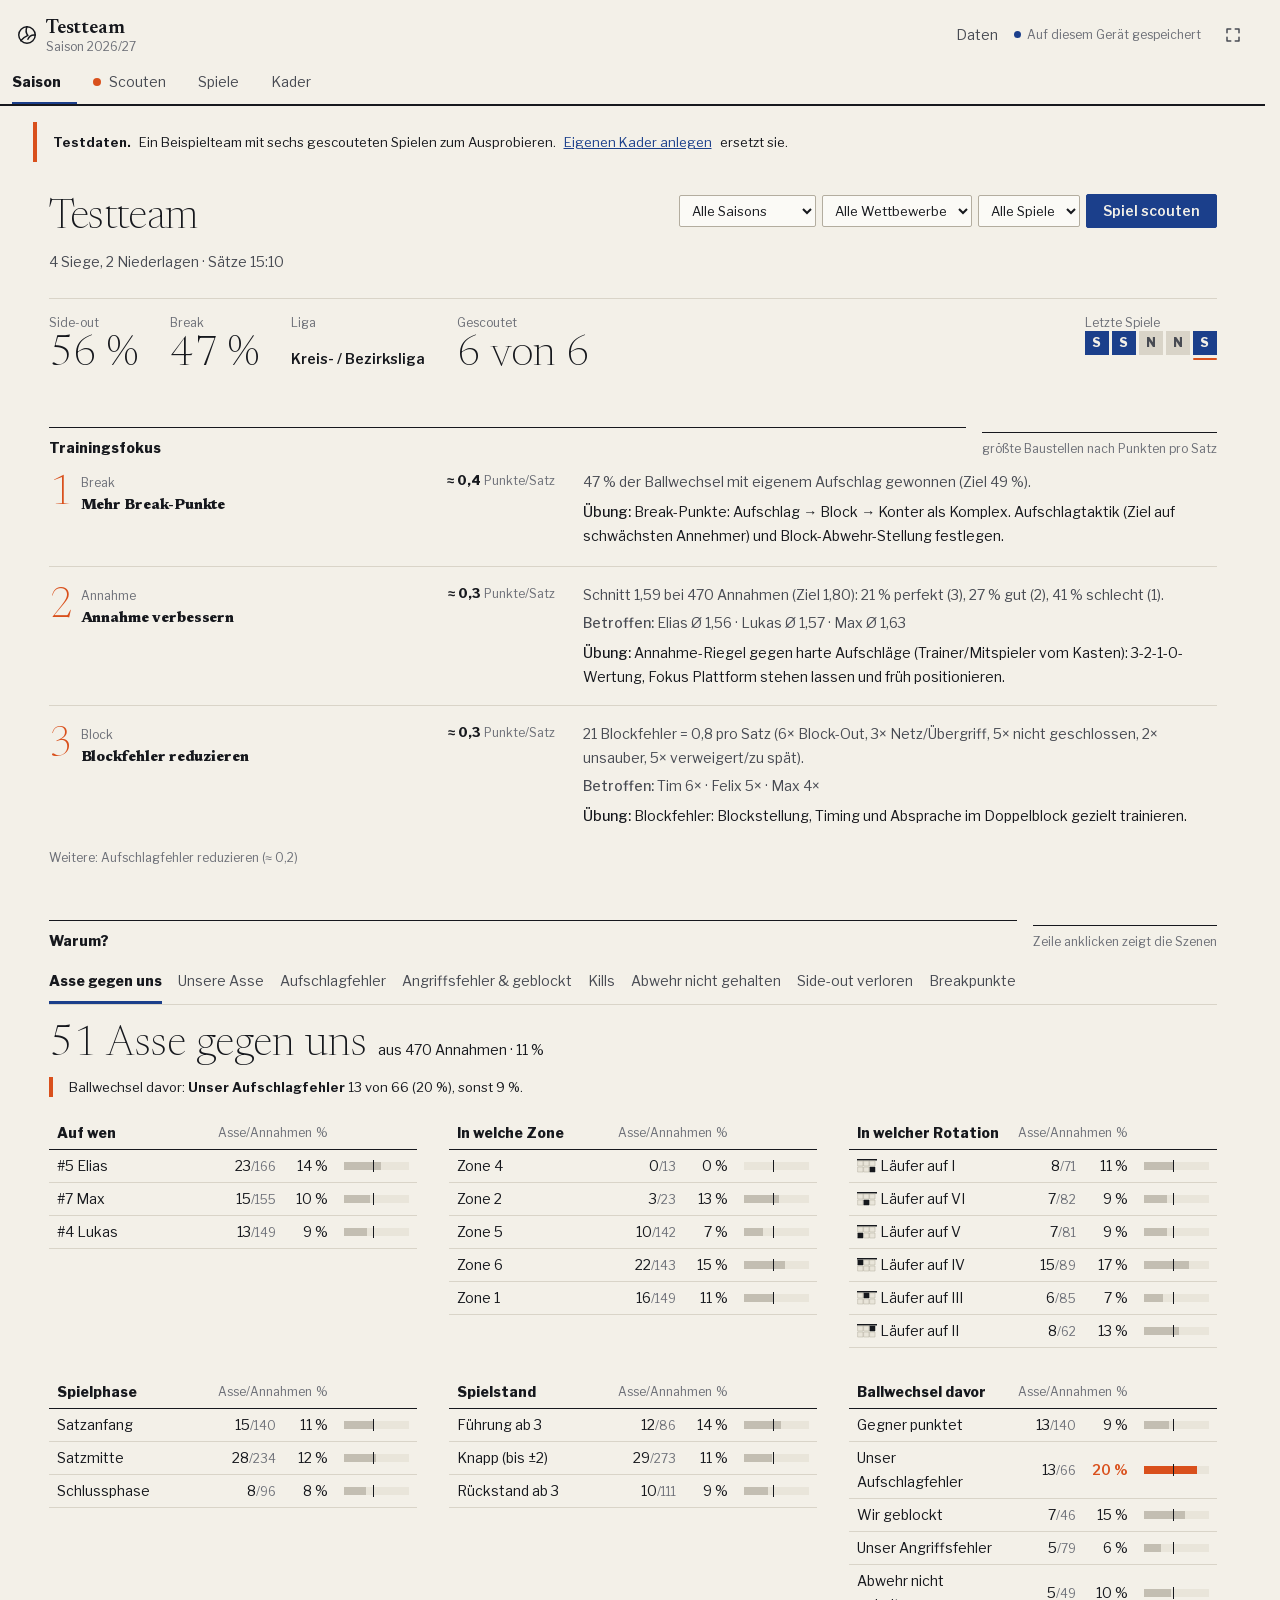
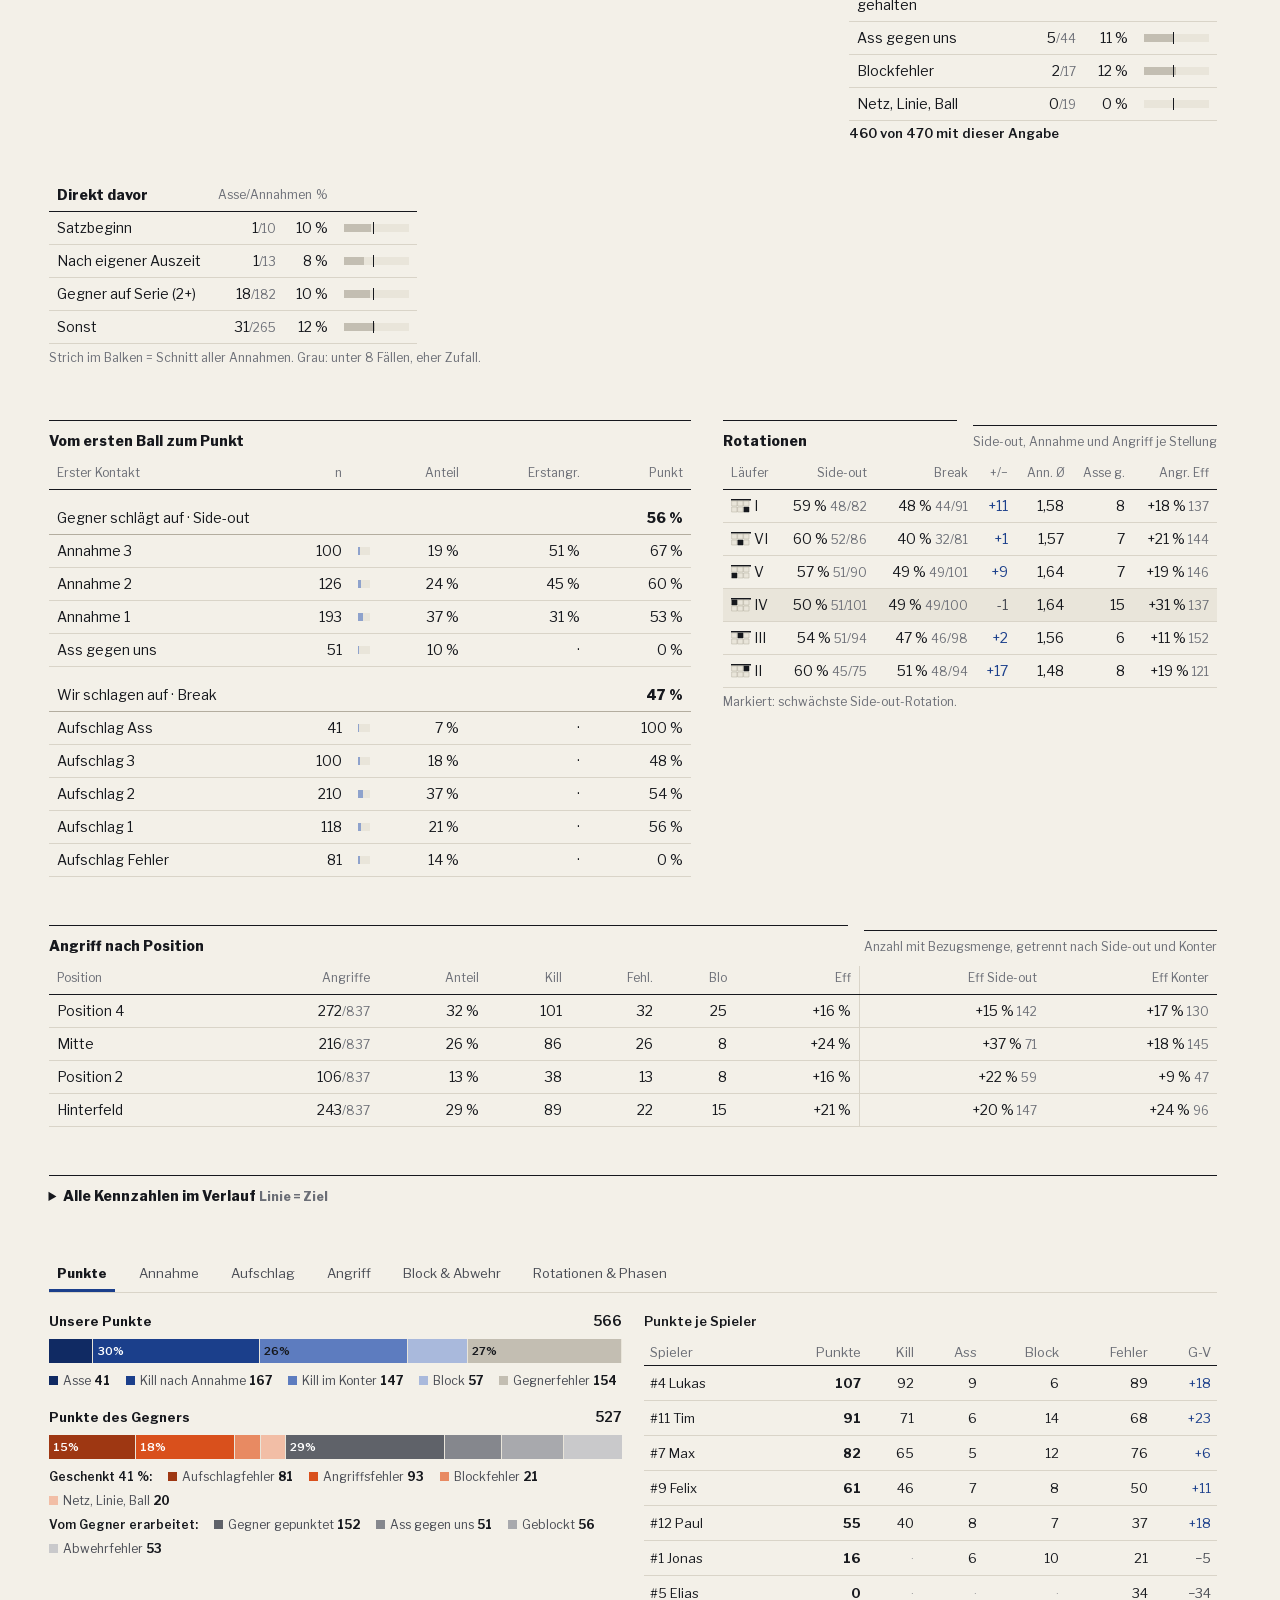
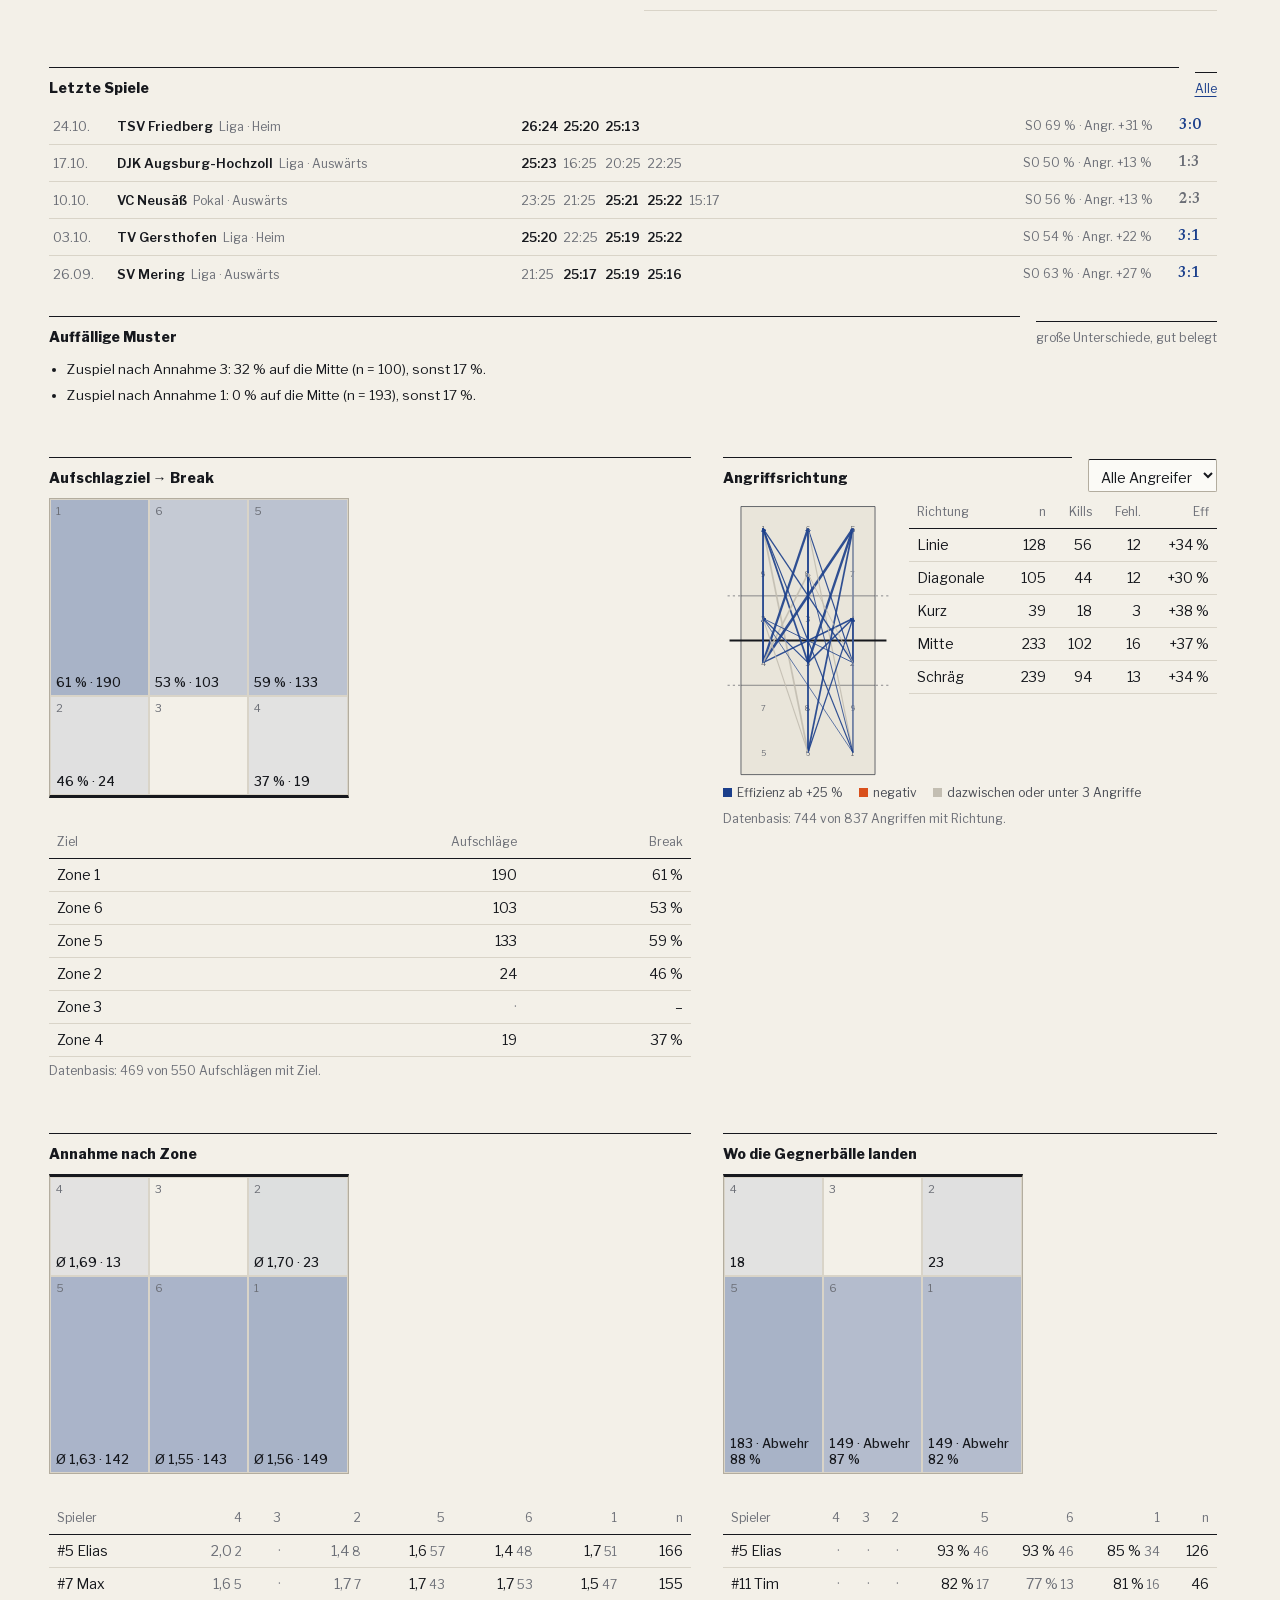
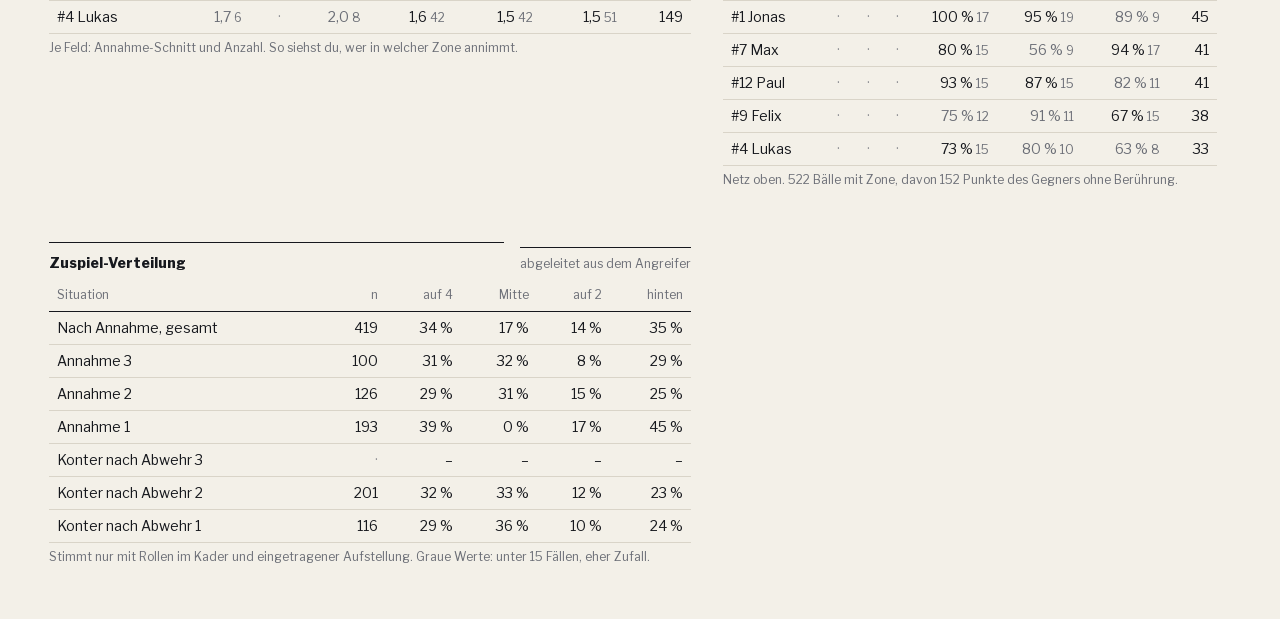
<file: index.html>
<!DOCTYPE html>
<html lang="de">
<head>
<meta charset="utf-8">
<meta name="viewport" content="width=device-width, initial-scale=1, viewport-fit=cover">
<title>Volleyball Scouting</title>
<meta name="description" content="Volleyball-Spiele aus dem Video scouten: automatischer Ballwechsel-Schnitt, Statistik auf Deutsch, jeder Spieler sieht seine eigenen Werte.">
<meta name="theme-color" content="#eeeff1">
<link rel="manifest" href="manifest.webmanifest">
<link rel="icon" href="icon.svg" type="image/svg+xml">
<link rel="apple-touch-icon" href="icon.svg">
<link rel="stylesheet" href="css/fonts.css">
<link rel="stylesheet" href="css/app.css">
<link rel="stylesheet" href="css/video.css">
<link rel="stylesheet" href="css/look.css">
<link rel="stylesheet" href="css/editorial.css">
</head>
<body>
<header class="top"><div class="brand"><span class="logo"><svg viewBox="0 0 24 24" aria-hidden="true"><circle cx="12" cy="12" r="9"/><path d="M12 3c-1.5 3.5-1.2 7 1 9.5M21 12c-3.7-.4-6.7 1.2-8 4.6M5.2 18.2c2-3 5.2-4.5 7.8-5.7"/></svg></span><div><b id="teamName">Volleyball Scouting</b><small id="seasonLbl"></small></div></div><span class="top-r"><a href="#daten" class="top-link" id="datenLink">Daten</a><span id="syncChip" class="sync">Lade …</span><button class="icon-btn" id="fsBtn" data-act="fs" aria-label="Vollbild" title="Vollbild"></button></span></header>
<nav class="tabs" id="tabs" aria-label="Hauptnavigation"><a href="#uebersicht" data-r="uebersicht">Saison</a><a href="#live" data-r="live">Scouten</a><a href="#spiele" data-r="spiele">Spiele</a><a href="#spieler" data-r="spieler">Kader</a><button class="tab-fs" data-act="fs" aria-label="Vollbild beenden" title="Vollbild beenden"></button></nav>
<div id="banner"></div>
<main id="view"></main>
<div id="modalRoot"></div><div id="toastRoot" aria-live="polite"></div>
<noscript><p style="padding:16px">Diese App braucht JavaScript.</p></noscript>
<script src="js/core.js"></script>
<script src="js/idb.js"></script>
<script src="js/app.js"></script>
<script src="js/rally.js"></script>
<script src="js/video.js"></script>
<script src="js/zones.js"></script>
<script src="js/share.js"></script>
<script src="js/kader.js"></script>
<script src="js/why.js"></script>
<script src="js/workspace.js"></script>
<script src="js/main.js"></script>
</body>
</html>
</file>
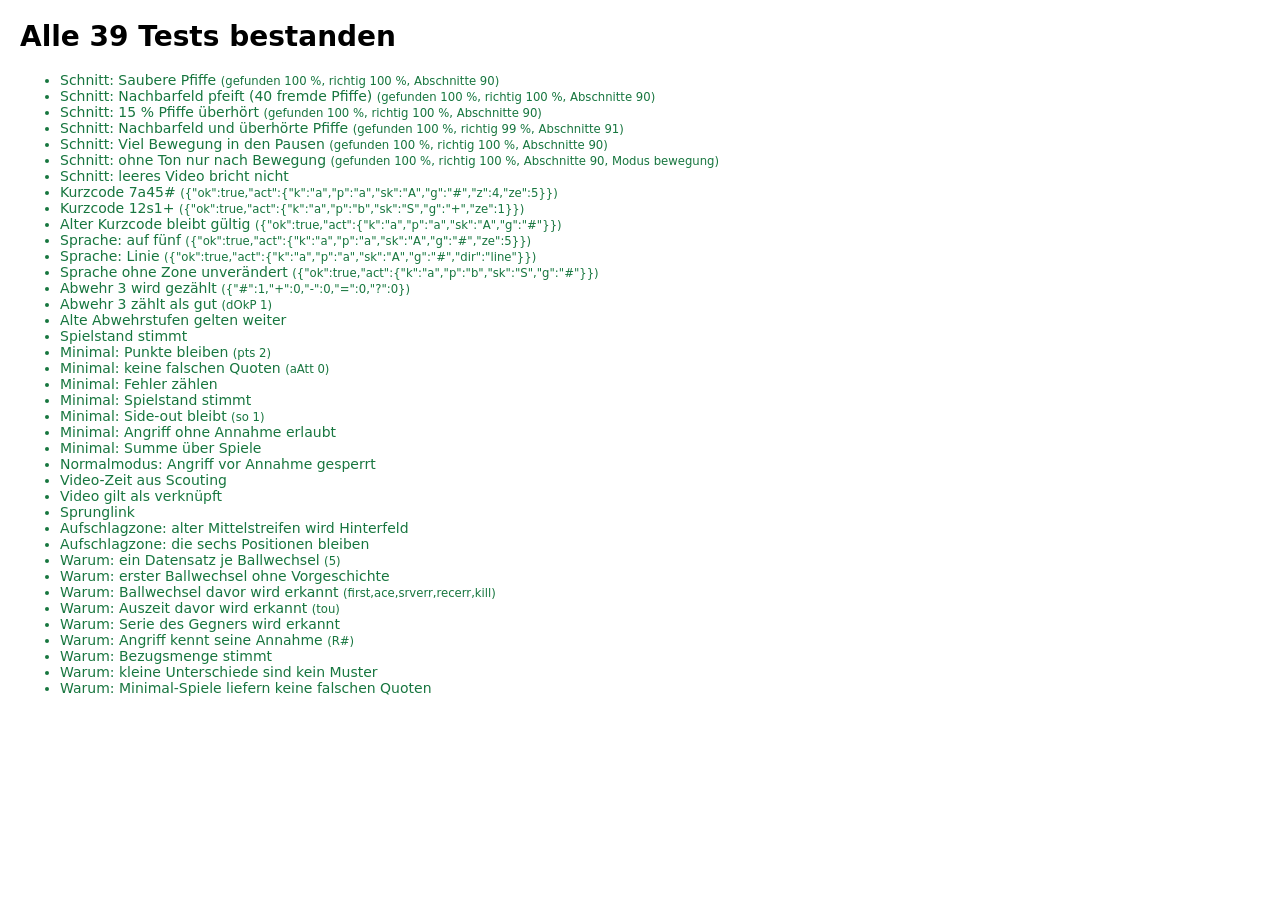
<file: tests/unit.html>
<!DOCTYPE html>
<html lang="de"><head><meta charset="utf-8"><title>Tests</title>
<style>body{font:14px system-ui;margin:20px}li.bad{color:#b3302a;font-weight:600}li.ok{color:#17763f}</style></head>
<body><h1 id="sum">Tests laufen …</h1><ul id="out"></ul>
<script src="../js/core.js"></script><script src="../js/rally.js"></script>
<script>
const C = VCore; const R = VRally; const out = []; 
function ok(name, cond, info) { out.push({ name, cond: !!cond, info }); }

/* Simuliertes Spiel mit bekannter Lösung */
function simGame(seed, opt) {
  const rnd = C.rng32(seed); opt = opt || {};
  const samples = []; const truth = []; let t = 20;
  const whistles = [];
  const nRallies = opt.n || 90;
  for (let i = 0; i < nRallies; i++) {
    const wait = 3 + rnd() * 4, play = 4 + rnd() * rnd() * 25, pause = 8 + rnd() * 16;
    const s = t, e = t + wait + play;
    truth.push([s, e]);
    if (rnd() > (opt.missWhistle || 0)) whistles.push({ t: s, p: 34 + rnd() * 10 });
    if (rnd() > (opt.missWhistle || 0)) whistles.push({ t: e, p: 34 + rnd() * 10 });
    t = e + pause;
  }
  const dur = t + 20;
  for (let k = 0; k < (opt.neighbor || 0); k++) whistles.push({ t: rnd() * dur, p: 22 + rnd() * 8 });
  const inRally = (x) => truth.findIndex(([s, e]) => x >= s + 3 && x < e);
  for (let x = 0; x < dur; x += 0.2) {
    const r = inRally(x) >= 0;
    const m = (r ? 9 + rnd() * 5 : (opt.walk || 3) + rnd() * 2.5);
    const near = whistles.find((w) => Math.abs(w.t - x) < 0.25);
    samples.push({ t: x, m, w: near ? near.p : (rnd() < .03 ? 8 + rnd() * 6 : 0) });
  }
  return { samples, truth, dur };
}
/* Trefferquote des Schnitts: Ballwechsel gilt als gefunden, wenn genau ein Abschnitt ihn überwiegend abdeckt */
function score(res, truth) {
  let hit = 0; const used = new Set();
  truth.forEach(([s, e]) => {
    const i = res.findIndex((r, k) => !used.has(k) && Math.min(r.e, e) - Math.max(r.s, s) > 0.6 * (e - s));
    if (i >= 0) { hit++; used.add(i); }
  });
  return { recall: hit / truth.length, precision: res.length ? used.size / res.length : 0, n: res.length };
}
const fmt = (s) => 'gefunden ' + Math.round(s.recall * 100) + ' %, richtig ' + Math.round(s.precision * 100) + ' %, Abschnitte ' + s.n;
[['Saubere Pfiffe', {}], ['Nachbarfeld pfeift (40 fremde Pfiffe)', { neighbor: 40 }], ['15 % Pfiffe überhört', { missWhistle: .15 }], ['Nachbarfeld und überhörte Pfiffe', { neighbor: 40, missWhistle: .15 }], ['Viel Bewegung in den Pausen', { walk: 5.5, neighbor: 20 }]].forEach(([name, o], idx) => {
  const g = simGame(100 + idx, o);
  const s = score(R.detect(g.samples, g.dur).rallies, g.truth);
  ok('Schnitt: ' + name, s.recall >= .9 && s.precision >= .9, fmt(s));
});
{
  const g = simGame(7, {}); const noSound = g.samples.map((x) => ({ t: x.t, m: x.m, w: 0 }));
  const res = R.detect(noSound, g.dur); const s = score(res.rallies, g.truth);
  ok('Schnitt: ohne Ton nur nach Bewegung', res.mode === 'bewegung' && s.recall >= .8, fmt(s) + ', Modus ' + res.mode);
}
ok('Schnitt: leeres Video bricht nicht', R.detect([], 0).rallies.length === 0);

/* Parser mit Zonen */
const roster = [{ id: 'a', num: 7, name: 'Max Muster', short: 'Max', aliases: [] }, { id: 'b', num: 12, name: 'Tobi Beispiel', short: 'Tobi', aliases: [] }];
const parse = (t) => C.parseCommands(t, { roster });
{
  let r = parse('7a45#')[0];
  ok('Kurzcode 7a45#', r.ok && r.act.p === 'a' && r.act.sk === 'A' && r.act.g === '#' && r.act.z === 4 && r.act.ze === 5, JSON.stringify(r));
  r = parse('12s1+')[0];
  ok('Kurzcode 12s1+', r.ok && r.act.p === 'b' && r.act.sk === 'S' && r.act.ze === 1, JSON.stringify(r));
  r = parse('7a#')[0];
  ok('Alter Kurzcode bleibt gültig', r.ok && r.act.sk === 'A' && r.act.g === '#' && r.act.ze === undefined, JSON.stringify(r));
  r = parse('Max Angriff Kill auf fünf')[0];
  ok('Sprache: auf fünf', r.ok && r.act.p === 'a' && r.act.ze === 5, JSON.stringify(r));
  r = parse('Max Angriff Linie Kill')[0];
  ok('Sprache: Linie', r.ok && r.act.dir === 'line' && r.act.g === '#', JSON.stringify(r));
  r = parse('Tobi Aufschlag Ass')[0];
  ok('Sprache ohne Zone unverändert', r.ok && r.act.sk === 'S' && r.act.g === '#' && r.act.ze === undefined, JSON.stringify(r));
}

/* Spiel-Logik */
function play(events, extra) { return C.analyzeGame(Object.assign({ id: 'x', status: 'live', source: 'live', events }, extra || {}), { a: { role: 'AA' }, b: { role: 'MB' } }); }
{
  const ev = [{ k: 'set', s: 1, srv: 'u' }, { k: 'a', p: 'a', sk: 'S', g: '#' }, { k: 'a', p: 'a', sk: 'S', g: '+' }, { k: 'a', p: 'b', sk: 'D', g: '#' }, { k: 'a', p: 'a', sk: 'A', g: '#' }];
  const a = play(ev);
  ok('Abwehr 3 wird gezählt', a.players.b.D['#'] === 1, JSON.stringify(a.players.b.D));
  const m = C.metrics(a.players.b);
  ok('Abwehr 3 zählt als gut', m.dPos === 1 && m.dOkP === 1, 'dOkP ' + m.dOkP);
  ok('Alte Abwehrstufen gelten weiter', C.GL.D['+'] === '2' && C.GL.D['-'] === '1');
  ok('Spielstand stimmt', a.cur.u === 2 && a.cur.t === 0);
}
{
  const ev = [{ k: 'set', s: 1, srv: 't' }, { k: 'a', p: 'a', sk: 'A', g: '#' }, { k: 'a', p: 'a', sk: 'S', g: '#' }, { k: 'a', p: 'b', sk: 'A', g: '=' }];
  const g = { id: 'x', status: 'live', source: 'live', events: ev, minimal: true };
  const a = C.analyzeGame(g, {});
  const m = C.metrics(a.players.a);
  ok('Minimal: Punkte bleiben', m.pts === 2, 'pts ' + m.pts);
  ok('Minimal: keine falschen Quoten', m.aAtt === 0 && m.aEff === null, 'aAtt ' + m.aAtt);
  ok('Minimal: Fehler zählen', C.metrics(a.players.b).err === 1);
  ok('Minimal: Spielstand stimmt', a.cur.u === 2 && a.cur.t === 1);
  const r = C.rkMetrics(a.rk);
  ok('Minimal: Side-out bleibt', r.so === 1, 'so ' + r.so);
  ok('Minimal: Angriff ohne Annahme erlaubt', C.checkAction(Object.assign({}, g, { events: ev.slice(0, 1) }), { k: 'a', p: 'a', sk: 'A', g: '#' }, {}) === null);
  const agg = C.aggregate([a]);
  ok('Minimal: Summe über Spiele', C.metrics(agg.players.a).pts === 2);
  ok('Normalmodus: Angriff vor Annahme gesperrt', !!C.checkAction({ events: ev.slice(0, 1), status: 'live', source: 'live' }, { k: 'a', p: 'a', sk: 'A', g: '#' }, {}));
}
{
  const g = { video: { url: 'https://www.youtube.com/watch?v=abcdefgh', lead: 4 }, events: [{ k: 'a', v: 100 }] };
  ok('Video-Zeit aus Scouting', C.videoSec(g, g.events[0]) === 96);
  ok('Video gilt als verknüpft', C.videoSynced(g) === true);
  ok('Sprunglink', /t=96s/.test(C.videoLink(g.video, 96)));
}
ok('Aufschlagzone: alter Mittelstreifen wird Hinterfeld', C.serveZone(7) === 5 && C.serveZone(8) === 6 && C.serveZone(9) === 1);
ok('Aufschlagzone: die sechs Positionen bleiben', [1, 2, 3, 4, 5, 6].every((z) => C.serveZone(z) === z));
/* Zusammenhänge: Vorgeschichte je Ballwechsel */
{
  const lu = ['a', 'b', 'c', 'd', 'e', 'f'];
  const A = (p, sk, g) => ({ k: 'a', p, sk, g });
  const game = { id: 'w1', events: [
    { k: 'set', s: 1, srv: 'u', lu, zsp: 'a', lib: [] },
    A('a', 'S', '#'),                       // 1:0 Ass, erster des Satzes
    A('a', 'S', '='),                       // 1:1 Aufschlagfehler nach Ass
    A('b', 'R', '='),                       // 1:2 Ass gegen uns nach Aufschlagfehler
    { k: 'to', w: 'u' },
    A('b', 'R', '#'), A('c', 'A', '#'),     // 2:2 Kill nach Annahme 3, direkt nach Auszeit
    A('b', 'S', '0'), { k: 'opp', r: 'pt' },// 2:3
  ] };
  const a = C.analyzeGame(game, {});
  const rs = C.rallyRecords(game, a);
  ok('Warum: ein Datensatz je Ballwechsel', rs.length === 5, String(rs.length));
  ok('Warum: erster Ballwechsel ohne Vorgeschichte', rs[0].prev === 'first' && rs[0].mom === 'first');
  ok('Warum: Ballwechsel davor wird erkannt', rs[1].prev === 'ace' && rs[2].prev === 'srverr' && rs[3].prev === 'recerr' && rs[4].prev === 'kill', rs.map((x) => x.prev).join());
  ok('Warum: Auszeit davor wird erkannt', rs[3].mom === 'tou', rs[3].mom);
  ok('Warum: Serie des Gegners wird erkannt', C.rallyRecords({ id: 'x', events: [{ k: 'set', s: 1, srv: 't', lu, zsp: 'a' }, { k: 'opp', r: 'pt' }, { k: 'opp', r: 'pt' }, { k: 'opp', r: 'pt' }] }, C.analyzeGame({ id: 'x', events: [{ k: 'set', s: 1, srv: 't', lu, zsp: 'a' }, { k: 'opp', r: 'pt' }, { k: 'opp', r: 'pt' }, { k: 'opp', r: 'pt' }] }, {}))[2].mom === 'runt');
  const acts = C.actionRecords(game, rs);
  const kill = acts.find((x) => x.e.sk === 'A');
  ok('Warum: Angriff kennt seine Annahme', kill.touch === 'R#', kill.touch);
  const g2 = C.groupRate(acts.filter((x) => x.e.sk === 'R'), (x) => x.e.p, (x) => x.e.g === '=');
  ok('Warum: Bezugsmenge stimmt', g2.length === 1 && g2[0].n === 2 && g2[0].h === 1);
  ok('Warum: kleine Unterschiede sind kein Muster', !C.sigDiff(3, 10, 2, 10) && C.sigDiff(30, 100, 10, 100));
  ok('Warum: Minimal-Spiele liefern keine falschen Quoten', C.rallyRecords(Object.assign({}, game, { minimal: true }), a).length === 0);
}
const bad = out.filter((x) => !x.cond);
document.getElementById('sum').textContent = bad.length ? bad.length + ' von ' + out.length + ' Tests fehlgeschlagen' : 'Alle ' + out.length + ' Tests bestanden';
document.getElementById('out').innerHTML = out.map((x) => '<li class="' + (x.cond ? 'ok' : 'bad') + '">' + x.name + (x.info ? ' <small>(' + x.info.replace(/</g, '&lt;') + ')</small>' : '') + '</li>').join('');
window.RESULT = { failed: bad.map((x) => x.name + ': ' + (x.info || '')), total: out.length };
</script></body></html>
</file>
<file: css/fonts.css>
/* Schriften liegen lokal, damit die App offline gleich aussieht. Quelle: Google Fonts (SIL Open Font License). */
@font-face { font-family: 'IBM Plex Mono'; font-style: normal; font-weight: 400; font-display: swap; src: url(../fonts/ibm-plex-mono-400-latin.woff2) format('woff2'); unicode-range: U+0000-00FF, U+0131, U+0152-0153, U+02BB-02BC, U+02C6, U+02DA, U+02DC, U+0304, U+0308, U+0329, U+2000-206F, U+20AC, U+2122, U+2191, U+2193, U+2212, U+2215, U+FEFF, U+FFFD; }
@font-face { font-family: 'IBM Plex Mono'; font-style: normal; font-weight: 600; font-display: swap; src: url(../fonts/ibm-plex-mono-600-latin.woff2) format('woff2'); unicode-range: U+0000-00FF, U+0131, U+0152-0153, U+02BB-02BC, U+02C6, U+02DA, U+02DC, U+0304, U+0308, U+0329, U+2000-206F, U+20AC, U+2122, U+2191, U+2193, U+2212, U+2215, U+FEFF, U+FFFD; }
@font-face { font-family: 'Libre Franklin'; font-style: normal; font-weight: 200 900; font-display: swap; src: url(../fonts/libre-franklin-200-900-latin-ext.woff2) format('woff2'); unicode-range: U+0100-02BA, U+02BD-02C5, U+02C7-02CC, U+02CE-02D7, U+02DD-02FF, U+0304, U+0308, U+0329, U+1D00-1DBF, U+1E00-1E9F, U+1EF2-1EFF, U+2020, U+20A0-20AB, U+20AD-20C4, U+2113, U+2C60-2C7F, U+A720-A7FF; }
@font-face { font-family: 'Libre Franklin'; font-style: normal; font-weight: 200 900; font-display: swap; src: url(../fonts/libre-franklin-200-900-latin.woff2) format('woff2'); unicode-range: U+0000-00FF, U+0131, U+0152-0153, U+02BB-02BC, U+02C6, U+02DA, U+02DC, U+0304, U+0308, U+0329, U+2000-206F, U+20AC, U+2122, U+2191, U+2193, U+2212, U+2215, U+FEFF, U+FFFD; }
@font-face { font-family: 'Newsreader'; font-style: normal; font-weight: 200 800; font-display: swap; src: url(../fonts/newsreader-200-800-latin-ext.woff2) format('woff2'); unicode-range: U+0100-02BA, U+02BD-02C5, U+02C7-02CC, U+02CE-02D7, U+02DD-02FF, U+0304, U+0308, U+0329, U+1D00-1DBF, U+1E00-1E9F, U+1EF2-1EFF, U+2020, U+20A0-20AB, U+20AD-20C4, U+2113, U+2C60-2C7F, U+A720-A7FF; }
@font-face { font-family: 'Newsreader'; font-style: normal; font-weight: 200 800; font-display: swap; src: url(../fonts/newsreader-200-800-latin.woff2) format('woff2'); unicode-range: U+0000-00FF, U+0131, U+0152-0153, U+02BB-02BC, U+02C6, U+02DA, U+02DC, U+0304, U+0308, U+0329, U+2000-206F, U+20AC, U+2122, U+2191, U+2193, U+2212, U+2215, U+FEFF, U+FFFD; }
</file>
<file: css/app.css>
:root {
  /* Neutrale Arbeitsfläche, ein Akzent für das eigene Team und Auswahl. Der Gegner bleibt grau, Rot nur für Fehler und den Abspielkopf.
     Das Spielfeld darf als einziges Objekt farbig sein, so wie auf den gedruckten Berichten aus DataVolley.
     Layout: schmale Kopfzeile, Inhalte als Zeilen und Tabellen auf weißen Flächen, Dichte wie in Sport-Apps (13-14 px, Zeilen um 36 px). */
  --bg: #eeeff1;
  --surface: #ffffff;
  --surface-2: #f5f5f6;
  --ink: #1a1b1d;
  --ink-2: #55585e;
  --muted: #6f7278;
  --line: #e3e4e7;
  --line-2: #c9cbcf;       /* Rahmen von Bedienelementen */
  --us: #1f5fbf;           /* eigenes Team, Auswahl, Links */
  --us-strong: #1f5fbf; --them-strong: #55585e;
  --us-soft: #e8eff9;
  --them: #55585e;         /* Gegner */
  --them-soft: #eeeff1;
  --court: #edd2bb;        /* Spielfeld */
  --court-line: #ffffff;
  --free: #cdd6e3;         /* Freizone */
  --playhead: #d92d20;
  --good: #1f7a4d; --good-soft: #dcf0e3;
  --bad: #b3362b; --bad-soft: #f9e4e0;
  --warn: #8f5d00; --warn-soft: #fbf3df;
  --g5: #1f5fbf; --g4: #8fb3e6; --g3: #c4c6ca; --g2: #eba98f; --g1: #c2412d;
  /* Woher Punkte kommen: Blau = selbst erarbeitet, Rot = selbst geschenkt, Grau = vom Gegner erarbeitet */
  --pt1: #123f86; --pt2: #1f5fbf; --pt3: #6f9fe0; --pt4: #a9c4ea; --pt5: #c4c6ca; --lost1: #9c3220; --lost2: #c2412d; --lost3: #dd7a61; --lost4: #eeb3a1; --earn1: #6f7278; --earn2: #4a4d52; --earn3: #9a9da3; --earn4: #c4c6ca;
  --c1: #2a78d6; --c2: #eb6834; --c3: #1baf7a; --c4: #eda100; --c5: #e87ba4; --c6: #008300; --c7: #6250d6; --c8: #e34948; --cn: #8c949e; --cn2: #c9cfd6;
  --body: system-ui, -apple-system, "Segoe UI", Roboto, "Helvetica Neue", sans-serif;
  --display: var(--body);
  --mono: ui-monospace, SFMono-Regular, Menlo, Consolas, monospace;
  --r: 10px;
  --shadow: none;
  color-scheme: light;
}
@media (prefers-color-scheme: dark) {
  :root:not([data-theme="light"]) {
    --bg: #111214; --surface: #1b1c1f; --surface-2: #232428; --ink: #e9eaec; --ink-2: #a3a6ac; --muted: #85888f; --line: #2a2b2f; --line-2: #3d3f44;
    --us: #6fa3f0; --us-strong: #2f6bc7; --them-strong: #6a6d73; --us-soft: #1c2a40; --them: #a3a6ac; --them-soft: #232428; --court: #5b4334; --court-line: #d9cfc6; --free: #2a3340; --playhead: #ff5a4f;
    --good: #46b97a; --good-soft: #15301f; --bad: #f07067; --bad-soft: #3a1c1a; --warn: #e3ad3f; --warn-soft: #2e2715;
    --g5: #5b93e6; --g4: #33557f; --g3: #4a4c52; --g2: #8a4f3f; --g1: #e0664f;
    --pt1: #a9c6f3; --pt2: #6fa3f0; --pt3: #3f74c4; --pt4: #2c4f85; --pt5: #54575d; --lost1: #e0664f; --lost2: #b9503c; --lost3: #8a3f30; --lost4: #f0a08e; --earn1: #85888f; --earn2: #66696f; --earn3: #a3a6ac; --earn4: #4a4c52;
    --c1: #3987e5; --c2: #d95926; --c3: #199e70; --c4: #c98500; --c5: #d55181; --c6: #008300; --c7: #9085e9; --c8: #e66767; --cn: #7b8592; --cn2: #4a5360;
    color-scheme: dark;
  }
}
:root[data-theme="dark"] {
  --bg: #111214; --surface: #1b1c1f; --surface-2: #232428; --ink: #e9eaec; --ink-2: #a3a6ac; --muted: #85888f; --line: #2a2b2f; --line-2: #3d3f44;
  --us: #6fa3f0; --us-strong: #2f6bc7; --them-strong: #6a6d73; --us-soft: #1c2a40; --them: #a3a6ac; --them-soft: #232428; --court: #5b4334; --court-line: #d9cfc6; --free: #2a3340; --playhead: #ff5a4f;
  --good: #46b97a; --good-soft: #15301f; --bad: #f07067; --bad-soft: #3a1c1a; --warn: #e3ad3f; --warn-soft: #2e2715;
  --g5: #5b93e6; --g4: #33557f; --g3: #4a4c52; --g2: #8a4f3f; --g1: #e0664f;
  --pt1: #a9c6f3; --pt2: #6fa3f0; --pt3: #3f74c4; --pt4: #2c4f85; --pt5: #54575d; --lost1: #e0664f; --lost2: #b9503c; --lost3: #8a3f30; --lost4: #f0a08e; --earn1: #85888f; --earn2: #66696f; --earn3: #a3a6ac; --earn4: #4a4c52;
  --c1: #3987e5; --c2: #d95926; --c3: #199e70; --c4: #c98500; --c5: #d55181; --c6: #008300; --c7: #9085e9; --c8: #e66767; --cn: #7b8592; --cn2: #4a5360;
  color-scheme: dark;
}

* { box-sizing: border-box; }
html, body { margin: 0; }
html { scrollbar-gutter: stable; }
body { background: var(--bg); color: var(--ink); font-family: var(--body); font-size: 15px; line-height: 1.45; -webkit-text-size-adjust: 100%; }
a { color: var(--us); }
h1, h2, h3 { font-family: var(--display); font-weight: 600; letter-spacing: .01em; line-height: 1.15; margin: 0; text-wrap: balance; }
h1 { font-size: 30px; }
h2 { font-size: 21px; }
h3 { font-size: 17px; margin: 14px 0 6px; }
p { margin: 6px 0; }
small, .small { font-size: 13px; }
.muted { color: var(--muted); }
.warn { color: var(--warn); }
.center { text-align: center; }
.grow { flex: 1; }
.sr { position: absolute; width: 1px; height: 1px; overflow: hidden; clip: rect(0 0 0 0); white-space: nowrap; }
.mono, code { font-family: ui-monospace, SFMono-Regular, Menlo, Consolas, monospace; font-size: 13px; }
code { background: var(--surface-2); padding: 1px 4px; border-radius: 4px; }
svg { stroke: currentColor; fill: none; stroke-width: 2; stroke-linecap: round; stroke-linejoin: round; }
:focus-visible { outline: 3px solid var(--us); outline-offset: 2px; }
.c-us { color: var(--us); } .c-them { color: var(--them); }

/* ---------- Kopf & Navigation ---------- */
.top { display: flex; align-items: center; justify-content: space-between; gap: 12px; padding: 10px max(16px, env(safe-area-inset-left)) 6px; background: var(--surface); }
.brand { display: flex; align-items: center; gap: 10px; min-width: 0; }
.brand .logo { width: 32px; height: 32px; border-radius: 50%; background: var(--us-strong); color: #fff; display: grid; place-items: center; flex: none; }
.brand .logo svg { width: 22px; height: 22px; }
.brand b { font-family: var(--display); font-size: 20px; font-weight: 600; display: block; white-space: nowrap; overflow: hidden; text-overflow: ellipsis; }
.brand small { color: var(--muted); display: block; margin-top: -2px; }
.sync { font-size: 12px; padding: 3px 9px; border-radius: 99px; background: var(--surface-2); color: var(--muted); white-space: nowrap; border: 1px solid var(--line); }
.sync.ok::before, .sync.busy::before, .sync.warn::before, .sync.bad::before { content: ""; display: inline-block; width: 7px; height: 7px; border-radius: 50%; margin-right: 6px; vertical-align: 1px; background: var(--good); }
.sync.busy::before { background: var(--warn); }
.sync.warn { color: var(--warn); } .sync.warn::before { background: var(--warn); }
.sync.bad { color: var(--bad); border-color: var(--bad); } .sync.bad::before { background: var(--bad); }
.tabs { display: flex; gap: 2px; padding: 0 max(12px, env(safe-area-inset-left)); background: var(--surface); border-bottom: 1px solid var(--line); position: sticky; top: 0; z-index: 20; overflow-x: auto; scrollbar-width: none; }
.tabs a { flex: 1 0 auto; text-align: center; padding: 11px 12px 9px; color: var(--ink-2); text-decoration: none; font-weight: 600; font-size: 15px; border-bottom: 3px solid transparent; white-space: nowrap; }
.tabs a.on { color: var(--us); border-bottom-color: var(--us); }
.tabs a[data-r="live"]::before { content: ""; display: inline-block; width: 8px; height: 8px; border-radius: 50%; background: var(--them); margin-right: 6px; vertical-align: 1px; }
@media (min-width: 720px) { .tabs a { flex: 0 0 auto; padding: 12px 18px 10px; } }
main { max-width: 1200px; margin: 0 auto; padding: 16px max(16px, env(safe-area-inset-left)) 80px; }
.banner { margin: 0 0 12px; padding: 10px 14px; border-radius: var(--r); background: var(--us-soft); color: var(--ink); font-size: 14px; display: flex; gap: 8px; align-items: center; flex-wrap: wrap; }
#banner .banner { max-width: 1200px; margin: 12px auto 0; width: calc(100% - 32px); }
.banner.demo { background: var(--warn-soft); }
.banner a { font-weight: 600; }
#banner:empty { display: none; }
.spin { width: 14px; height: 14px; border-radius: 50%; border: 2px solid var(--line); border-top-color: var(--us); animation: spin 1s linear infinite; }
@keyframes spin { to { transform: rotate(360deg); } }

/* ---------- Grundbausteine ---------- */
.page-h { display: flex; align-items: flex-end; justify-content: space-between; gap: 12px; flex-wrap: wrap; margin: 4px 0 14px; }
.page-h > div p { margin: 2px 0; }
.card { background: var(--surface); border-radius: var(--r); box-shadow: var(--shadow); padding: 16px; border: 1px solid var(--line); min-width: 0; }
.card + .card { margin-top: 14px; }
.card-h { display: flex; align-items: center; justify-content: space-between; gap: 10px; margin-bottom: 10px; flex-wrap: wrap; }
.dash { display: grid; gap: 14px; grid-template-columns: minmax(0, 1fr); }
.dash > .card + .card { margin-top: 0; }
@media (min-width: 900px) { .dash { grid-template-columns: repeat(2, minmax(0, 1fr)); } .dash .span2 { grid-column: span 2; } }
.row { display: flex; gap: 8px; flex-wrap: wrap; align-items: center; }
.row.end { justify-content: flex-end; margin-top: 12px; }
.row.center { justify-content: center; }
.btn { font: inherit; font-weight: 600; font-size: 15px; display: inline-flex; align-items: center; justify-content: center; gap: 6px; padding: 9px 14px; border-radius: 8px; border: 1px solid var(--line); background: var(--surface); color: var(--ink); cursor: pointer; text-decoration: none; min-height: 40px; }
.btn svg { width: 18px; height: 18px; }
.btn:hover { border-color: var(--muted); }
.btn.primary { background: var(--us-strong); color: #fff; border-color: var(--us-strong); }
.btn.primary:hover { filter: brightness(1.08); }
.btn.danger { background: var(--bad); color: #fff; border-color: var(--bad); }
.btn.danger.ghost { background: transparent; color: var(--bad); border-color: var(--line); }
.btn.ghost { background: transparent; }
.btn.small { padding: 5px 10px; min-height: 32px; font-size: 14px; }
.btn.big { padding: 12px 20px; font-size: 16px; min-height: 48px; }
.btn:disabled { opacity: .45; cursor: not-allowed; }
.link { background: none; border: 0; color: var(--us); font: inherit; cursor: pointer; padding: 0; text-decoration: underline; }
.icon-btn { background: transparent; border: 1px solid transparent; color: var(--ink-2); width: 40px; height: 40px; border-radius: 8px; display: inline-grid; place-items: center; cursor: pointer; flex: none; }
.icon-btn svg { width: 20px; height: 20px; }
.icon-btn:hover { background: var(--surface-2); }
.icon-btn.solid { background: var(--us-strong); color: #fff; }
.icon-btn.small { width: 30px; height: 30px; } .icon-btn.small svg { width: 16px; height: 16px; }
.icon-btn.on { background: var(--them); color: #fff; }
.pill { display: inline-flex; align-items: center; gap: 4px; font-size: 13px; font-weight: 600; padding: 2px 9px; border-radius: 99px; background: var(--surface-2); color: var(--ink-2); white-space: nowrap; font-variant-numeric: tabular-nums; }
.pill.win { background: var(--us-soft); color: var(--us); }
.pill.loss { background: var(--them-soft); color: var(--them); }
.pill.ok { background: var(--good-soft); color: var(--good); }
.pill.bad { background: var(--bad-soft); color: var(--bad); }
.res { font-family: var(--display); font-size: 20px; font-weight: 700; padding: 0 8px; border-radius: 6px; background: var(--surface-2); color: var(--ink-2); font-variant-numeric: tabular-nums; }
.res.win { background: var(--us-strong); color: #fff; } .res.loss { background: var(--them-strong); color: #fff; }
h1 .res { font-size: 24px; vertical-align: 3px; margin-left: 6px; }
.tag { font-size: 12px; padding: 1px 7px; border-radius: 4px; background: var(--surface-2); color: var(--muted); border: 1px solid var(--line); }
.tag.live { background: var(--them-strong); color: #fff; border-color: var(--them-strong); }
.chips { display: flex; flex-wrap: wrap; gap: 6px; margin: 6px 0; }
.chip { font: inherit; font-size: 14px; padding: 6px 11px; border-radius: 99px; border: 1px solid var(--line); background: var(--surface); color: var(--ink); cursor: pointer; display: inline-flex; gap: 5px; align-items: center; min-height: 36px; }
.chip b { font-family: var(--display); font-size: 16px; }
.chip small { color: var(--muted); }
.chip.on { background: var(--us-strong); color: #fff; border-color: var(--us-strong); } .chip.on small { color: #e6eefb; }
.chip.used { opacity: .45; }
.chip.clock { gap: 6px; font-variant-numeric: tabular-nums; min-height: 32px; padding: 3px 10px; }
.chip.clock svg { width: 14px; height: 14px; }
.chip.clock.paused { border-color: var(--warn); color: var(--warn); }
.chip-tg { cursor: pointer; }
.chip-tg input { position: absolute; opacity: 0; pointer-events: none; }
.chip-tg span { display: inline-flex; gap: 5px; align-items: baseline; padding: 6px 11px; border-radius: 99px; border: 1px solid var(--line); background: var(--surface); min-height: 36px; align-items: center; }
.chip-tg span b { font-family: var(--display); font-size: 16px; }
.chip-tg small { color: var(--muted); }
.chip-tg input:checked + span { background: var(--us-soft); border-color: var(--us); color: var(--ink); }
.chip-tg input:focus-visible + span { outline: 3px solid var(--us); outline-offset: 2px; }
.seg-ctl { display: inline-flex; border: 1px solid var(--line); border-radius: 9px; overflow: hidden; background: var(--surface-2); }
.seg-ctl button { font: inherit; font-weight: 600; border: 0; background: transparent; padding: 10px 18px; cursor: pointer; color: var(--ink-2); display: inline-flex; gap: 6px; align-items: center; min-height: 44px; }
.seg-ctl button svg { width: 18px; height: 18px; }
.seg-ctl button.on { background: var(--us-strong); color: #fff; }
.seg-ctl.small button { padding: 4px 12px; min-height: 30px; font-size: 14px; }
.subtabs { display: flex; gap: 4px; margin: 0 0 14px; overflow-x: auto; scrollbar-width: none; border-bottom: 1px solid var(--line); }
.subtabs button { font: inherit; font-weight: 600; background: none; border: 0; border-bottom: 3px solid transparent; padding: 8px 12px; color: var(--ink-2); cursor: pointer; white-space: nowrap; }
.subtabs button.on { color: var(--us); border-bottom-color: var(--us); }
.subtabs.inner { margin: -4px -4px 12px; }
.subtabs.inner button { padding: 7px 10px; font-size: 14px; }
.two { display: grid; gap: 14px 22px; margin-bottom: 8px; }
.two h3 { margin: 4px 0 8px; font-size: 15px; }
@media (min-width: 820px) { .two { grid-template-columns: repeat(2, minmax(0, 1fr)); } }
.mt { margin-top: 14px; }
.tbl.stat th.sub, .tbl.stat td.sub { color: var(--ink-2); font-size: 13px; }
.tbl td.lown { color: var(--muted); }
.tbl.stat .sort { white-space: nowrap; }
.tbl.stat td small, .tbl.stat th small { display: block; font-size: 11px; line-height: 1.15; color: var(--muted); font-weight: 400; text-transform: none; letter-spacing: 0; }
.tbl.stat th .sort small { display: block; }
.tbl.stat td { vertical-align: top; }
.tbl .sep { border-left: 1px solid var(--line); }
.tbl.scale td, .tbl.scale th { text-align: left; white-space: normal; }
.tbl.cmd td, .tbl.cmd th { text-align: left; white-space: normal; vertical-align: top; }
.tbl.cmd tbody th { white-space: nowrap; padding-right: 14px; }
.tbl.settbl thead tr:first-child th { text-align: center; }
.nsets { display: flex !important; align-items: center; gap: 8px; margin-top: 12px; font-weight: 400; flex-wrap: wrap; }
.nsets input { width: 70px; }
.tbl.scale tbody th[scope="rowgroup"] { vertical-align: top; }
.tbl.imp th.grp { text-align: center; border-bottom: 1px solid var(--line); }
.tbl.imp tr.sub th { font-style: italic; }
.filters { display: flex; gap: 8px; flex-wrap: wrap; margin-bottom: 12px; }
select, input, textarea { font: inherit; color: var(--ink); background: var(--surface); border: 1px solid var(--line); border-radius: 8px; padding: 8px 10px; min-height: 40px; max-width: 100%; }
textarea { width: 100%; resize: vertical; }
input[type="checkbox"] { min-height: 0; width: 18px; height: 18px; accent-color: var(--us); }
.form label, .modal label { display: flex; flex-direction: column; gap: 4px; font-size: 14px; font-weight: 600; color: var(--ink-2); }
.form label input:not([type="checkbox"]), .form label select, .modal label input:not([type="checkbox"]), .modal label select { font-weight: 400; }
label.tg { flex-direction: row !important; align-items: center; gap: 8px !important; font-weight: 500 !important; }
.lbl { display: block; font-size: 14px; font-weight: 600; color: var(--ink-2); margin-bottom: 4px; }
fieldset { border: 1px solid var(--line); border-radius: var(--r); margin: 12px 0; padding: 8px 12px 12px; }
legend { font-weight: 600; font-size: 14px; color: var(--ink-2); padding: 0 4px; }
.grid2 { display: grid; gap: 12px; grid-template-columns: minmax(0, 1fr); margin: 10px 0; }
.grid3 { display: grid; gap: 12px; grid-template-columns: repeat(2, minmax(0, 1fr)); margin: 10px 0; }
@media (min-width: 640px) { .grid2 { grid-template-columns: repeat(2, minmax(0, 1fr)); } .grid3 { grid-template-columns: repeat(3, minmax(0, 1fr)); } }
.inline { display: flex; align-items: center; gap: 6px; font-weight: 400; }
.inline input { width: 90px; }
.empty { text-align: center; padding: 40px 16px; background: var(--surface); border: 1px dashed var(--line); border-radius: var(--r); }
.empty p { color: var(--ink-2); max-width: 52ch; margin: 8px auto 16px; }
.summary { margin: -6px 0 14px; color: var(--ink-2); }
.back { display: inline-flex; align-items: center; gap: 2px; color: var(--muted); text-decoration: none; font-weight: 600; margin-bottom: 6px; }
.back svg { width: 16px; height: 16px; transform: rotate(180deg); }
.setline { display: flex; gap: 6px; flex-wrap: wrap; align-items: center; margin: 6px 0 12px; }
.setline b { font-family: var(--display); font-size: 17px; margin-left: 4px; }
.list { list-style: none; margin: 0; padding: 0; }
.list li { display: flex; justify-content: space-between; align-items: center; gap: 10px; padding: 10px 0; border-top: 1px solid var(--line); }
.list li:first-child { border-top: 0; }

/* ---------- Tabellen ---------- */
.tbl-wrap { overflow-x: auto; -webkit-overflow-scrolling: touch; margin: 0 -4px; padding: 0 4px; }
.tbl { width: 100%; border-collapse: collapse; font-size: 14px; font-variant-numeric: tabular-nums; }
.tbl caption { text-align: left; font-weight: 600; font-size: 13px; color: var(--muted); padding: 10px 0 4px; text-transform: uppercase; letter-spacing: .04em; }
.tbl th, .tbl td { padding: 6px 8px; border-bottom: 1px solid var(--line); text-align: right; }
.tbl td { white-space: nowrap; }
.tbl-wrap .tbl th, .tbl-wrap .tbl td { white-space: nowrap; }
@media (max-width: 520px) { .tbl th, .tbl td { padding: 6px 5px; } .tbl thead th { font-size: 11px; } }
.tbl th:first-child, .tbl td:first-child { text-align: left; }
.tbl thead th { font-size: 12px; color: var(--muted); font-weight: 600; text-transform: uppercase; letter-spacing: .03em; vertical-align: bottom; }
.tbl tbody th { font-weight: 600; }
.tbl tbody th a { text-decoration: none; color: var(--ink); }
.tbl tbody th a:hover { color: var(--us); text-decoration: underline; }
.tbl tr.total th, .tbl tr.total td { font-weight: 700; border-top: 2px solid var(--ink-2); border-bottom: 0; }
.tbl tr.sub th { font-weight: 400; color: var(--ink-2); padding-left: 16px; }
.tbl tr.flag th, .tbl tr.flag td { background: var(--them-soft); }
.tbl tr.arch { opacity: .55; }
.tbl.compact th, .tbl.compact td { padding: 4px 6px; font-size: 13px; }
.tbl .stick { position: sticky; left: 0; background: var(--surface); z-index: 1; }
.tbl.box thead tr:first-child th { text-align: center; border-bottom: 1px solid var(--line); }
.tbl.box td:nth-child(3), .tbl.box td:nth-child(6), .tbl.box td:nth-child(9), .tbl.box td:nth-child(13), .tbl.box td:nth-child(19), .tbl.box td:nth-child(20), .tbl.box td:nth-child(22) { border-left: 1px solid var(--line); }
.tbl.players td small { color: var(--muted); }
.sort { font: inherit; background: none; border: 0; color: inherit; cursor: pointer; padding: 0; text-transform: inherit; letter-spacing: inherit; font-weight: 600; }
.sort.on { color: var(--us); }
.tbl.imp input.n { width: 52px; min-height: 34px; padding: 4px 6px; text-align: right; }
.tbl.imp td { padding: 3px 3px; }
.tbl.rot td { width: 40%; }
.hb { display: flex; align-items: center; gap: 6px; }
.hb-t { flex: 1; min-width: 24px; height: 8px; background: var(--surface-2); border-radius: 4px; overflow: hidden; display: block; }
.hb-t span { display: block; height: 100%; background: var(--us); border-radius: 0 4px 4px 0; }
.hb em { font-style: normal; font-size: 13px; white-space: nowrap; min-width: 58px; text-align: right; }
.hb em small { color: var(--muted); font-size: 11px; }
.sw { display: inline-block; width: 10px; height: 10px; border-radius: 3px; margin-right: 6px; vertical-align: 0; }

/* ---------- Kennzahlen, Diagramme ---------- */
.kpis { display: grid; gap: 10px; grid-template-columns: repeat(2, minmax(0, 1fr)); }
@media (min-width: 640px) { .kpis { grid-template-columns: repeat(3, minmax(0, 1fr)); } }
@media (min-width: 1000px) { .kpis { grid-template-columns: repeat(4, minmax(0, 1fr)); } }
.kpi { background: var(--surface-2); border-radius: 8px; padding: 10px 12px; display: flex; flex-direction: column; gap: 2px; min-width: 0; position: relative; }
.kpi-l { font-size: 13px; color: var(--muted); font-weight: 600; }
.kpi-v { font-family: var(--display); font-size: 30px; font-weight: 600; line-height: 1.05; }
.kpi-s { font-size: 13px; color: var(--ink-2); }
.kpi .pill { align-self: flex-start; margin-top: 4px; font-size: 12px; }
.kpi-b { display: flex; justify-content: space-between; align-items: center; gap: 6px; flex-wrap: wrap; margin-top: 4px; }
.kpi-b .pill { margin-top: 0; }
.kpi-sp { display: inline-flex; margin-left: auto; }
.spark path { stroke: var(--us); stroke-width: 2; fill: none; }
.spark circle { fill: var(--us); stroke: var(--surface-2); stroke-width: 2; }
.spark .sp-t { stroke: var(--muted); stroke-width: 1; opacity: .6; }
.seg { display: flex; gap: 2px; height: 10px; border-radius: 5px; overflow: hidden; background: var(--surface-2); margin: 6px 0; }
.seg.tall { height: 28px; border-radius: 4px; }
.seg span { display: flex; align-items: center; padding-left: 6px; font-size: 12px; font-weight: 600; color: #fff; min-width: 2px; white-space: nowrap; overflow: hidden; }
.seg.empty { opacity: .6; }
.g5 { background: var(--g5); } .g4 { background: var(--g4); } .g3 { background: var(--g3); } .g2 { background: var(--g2); } .g1 { background: var(--g1); }
.gq { background: repeating-linear-gradient(135deg, var(--cn2) 0 4px, var(--surface-2) 4px 8px); }
.seg .gq { color: #111820; }
.seg .g4, .seg .g3, .seg .g2 { color: #111820; }
.p1 { background: var(--c1); } .p2 { background: var(--c3); } .p3 { background: var(--c7); } .p4 { background: var(--c4); } .p5 { background: var(--c5); } .p6 { background: var(--cn2); }
.q1 { background: var(--c2); } .q2 { background: var(--c8); } .q3 { background: var(--c5); } .q4 { background: var(--c4); }
.q5 { background: var(--cn); } .q6 { background: var(--c7); } .q7 { background: var(--c1); } .q8 { background: var(--c3); } .q9 { background: var(--cn2); }
.seg .p4, .seg .q4, .seg .p6, .seg .q9 { color: #111820; }
.lg-h { font-weight: 600; color: var(--ink); }
.legend { display: flex; flex-wrap: wrap; gap: 4px 14px; font-size: 13px; color: var(--ink-2); }
.legend b { color: var(--ink); font-variant-numeric: tabular-nums; }
.legend .sw.a-us { background: var(--us); opacity: .35; } .legend .sw.a-them { background: var(--them); opacity: .35; } .legend .sw.tom { background: var(--ink-2); width: 2px; }
.ps + .ps { margin-top: 14px; }
.ps-h { display: flex; justify-content: space-between; font-size: 14px; }
.ps-h span { font-family: var(--display); font-size: 18px; font-weight: 600; }
figure.flow { margin: 0; position: relative; }
figure.flow figcaption { font-family: var(--display); font-size: 18px; font-weight: 600; margin-bottom: 4px; }
figure.flow svg { width: 100%; height: auto; display: block; overflow: visible; }
figure.flow .grid { stroke: var(--line); stroke-width: 1; }
figure.flow .base { stroke: var(--muted); stroke-width: 1; }
figure.flow .ax { fill: var(--muted); stroke: none; font-size: 11px; font-family: var(--body); }
figure.flow .a-us { fill: var(--us); opacity: .14; stroke: none; }
figure.flow .a-them { fill: var(--them); opacity: .16; stroke: none; }
figure.flow .ln { stroke: var(--ink); stroke-width: 2; }
figure.flow .end { fill: var(--ink); stroke: var(--surface); stroke-width: 2; }
figure.flow .endl { fill: var(--ink); stroke: none; font-size: 13px; font-weight: 600; font-family: var(--body); }
figure.flow .tomark { stroke: var(--ink-2); stroke-width: 2; opacity: .7; }
figure.flow .xh { stroke: var(--muted); stroke-width: 1; }
figure.flow .hit { fill: transparent; stroke: none; cursor: crosshair; }
figure.flow .tip { position: absolute; top: 28px; background: var(--ink); color: var(--surface); font-size: 12px; padding: 4px 8px; border-radius: 6px; pointer-events: none; white-space: nowrap; }

/* ---------- Trainingsfokus ---------- */
.focus-list { display: grid; gap: 10px; grid-template-columns: minmax(0, 1fr); }
@media (min-width: 900px) { .focus-list { grid-template-columns: repeat(3, minmax(0, 1fr)); } }
.focus { border: 1px solid var(--line); border-left: 4px solid var(--them); border-radius: 8px; padding: 12px 14px; background: var(--surface); }
.focus-h { display: flex; gap: 10px; align-items: flex-start; }
.focus .rank { font-family: var(--display); font-weight: 700; font-size: 18px; width: 28px; height: 28px; border-radius: 50%; background: var(--them-strong); color: #fff; display: grid; place-items: center; flex: none; }
.focus .area { font-size: 12px; text-transform: uppercase; letter-spacing: .05em; color: var(--them); font-weight: 700; }
.focus h3 { margin: 0; font-size: 19px; }
.focus .impact { font-family: var(--display); font-size: 22px; font-weight: 700; text-align: right; line-height: 1; color: var(--them); white-space: nowrap; }
.focus .impact small { display: block; font-family: var(--body); font-size: 11px; font-weight: 600; color: var(--muted); }
.focus p { font-size: 14px; }
.focus .who { color: var(--ink-2); }
.focus .drill { background: var(--surface-2); padding: 8px 10px; border-radius: 6px; margin-top: 8px; }
.strengths { margin-top: 12px; display: flex; gap: 6px; flex-wrap: wrap; align-items: center; font-size: 14px; }
.notes { margin: 0; padding-left: 18px; }
.notes li { margin: 4px 0; }
.notes.good li::marker { color: var(--good); }
.notes.bad li::marker { color: var(--bad); }
.skills { display: grid; gap: 16px; grid-template-columns: minmax(0, 1fr); }
@media (min-width: 900px) { .skills { grid-template-columns: repeat(2, minmax(0, 1fr)); } }
.skill-h { display: flex; justify-content: space-between; }
.sub-skill { display: grid; grid-template-columns: 96px minmax(0, 1fr) 90px; gap: 8px; align-items: center; font-size: 13px; color: var(--ink-2); }
.sub-skill .small { text-align: right; }
.tops { list-style: none; margin: 0; padding: 0; }
.tops li { display: grid; grid-template-columns: 130px minmax(0, 1fr) auto; gap: 8px; padding: 7px 0; border-top: 1px solid var(--line); align-items: baseline; }
.tops li:first-child { border-top: 0; }
.tops a { text-decoration: none; color: var(--ink); }
.numbadge { display: inline-grid; place-items: center; min-width: 40px; height: 40px; padding: 0 6px; border-radius: 8px; background: var(--us-strong); color: #fff; font-size: 26px; vertical-align: -3px; }
.steps { padding-left: 20px; } .steps li { margin: 6px 0; }
.scenes { list-style: none; margin: 0; padding: 0; columns: 2 260px; }
.scenes li { padding: 4px 0; break-inside: avoid; }
.scenes a { display: inline-flex; gap: 4px; align-items: center; font-variant-numeric: tabular-nums; font-weight: 600; }
.scenes svg { width: 16px; height: 16px; }

/* ---------- Spieleliste ---------- */
.games { list-style: none; margin: 0; padding: 0; }
.games li + li { border-top: 1px solid var(--line); }
.g-row { display: grid; grid-template-columns: 52px minmax(0, 1fr) auto; grid-template-areas: "d o r" "d k k"; gap: 2px 10px; padding: 10px 2px; text-decoration: none; color: var(--ink); align-items: center; }
.g-row:hover { background: var(--surface-2); }
.g-date { grid-area: d; font-variant-numeric: tabular-nums; color: var(--muted); font-size: 14px; }
.g-opp { grid-area: o; min-width: 0; } .g-opp b { display: block; overflow: hidden; text-overflow: ellipsis; white-space: nowrap; } .g-opp small { color: var(--muted); }
.g-row .res { grid-area: r; justify-self: end; }
.g-kpi { grid-area: k; color: var(--ink-2); }
.g-sets { display: none; }
.g-row .tag { justify-self: start; }
@media (min-width: 760px) {
  .games:not(.compact) .g-row { grid-template-columns: 64px minmax(0, 1.4fr) 70px minmax(0, 1fr) minmax(0, 1fr) auto; grid-template-areas: none; }
  .games.compact .g-sets { display: none !important; }
  .games:not(.compact) .g-date, .games:not(.compact) .g-opp, .games:not(.compact) .g-row .res, .games:not(.compact) .g-kpi { grid-area: auto; }
  .g-sets { display: block; }
}

/* ---------- Live-Scouting ---------- */
.lv-cols { display: grid; gap: 14px; grid-template-columns: minmax(0, 1fr); }
@media (min-width: 1000px) { .lv-cols { grid-template-columns: minmax(0, 1fr) 380px; align-items: start; } .lv-side { position: sticky; top: 56px; max-height: calc(100vh - 70px); overflow-y: auto; } }
.lv-side .card + .card { margin-top: 14px; }
.sb { background: var(--surface); border: 1px solid var(--line); border-radius: var(--r) var(--r) 0 0; padding: 8px 12px 6px; box-shadow: var(--shadow); text-align: center; }
.sb-names { display: grid; grid-template-columns: 1fr 1fr; gap: 12px; }
.sb-names .sb-n:first-child { text-align: left; } .sb-names .sb-n:last-child { text-align: right; }
.sb-n { font-weight: 600; font-size: 14px; overflow: hidden; text-overflow: ellipsis; white-space: nowrap; color: var(--ink-2); }
.sb-row { display: grid; grid-template-columns: auto minmax(0, 1fr) auto; align-items: center; gap: 8px; }
.sb-sets { font-family: var(--display); font-size: 26px; font-weight: 700; min-width: 34px; height: 38px; border-radius: 6px; display: grid; place-items: center; }
.sb-sets.us { background: var(--us-soft); color: var(--us); } .sb-sets.them { background: var(--them-soft); color: var(--them); }
.sb-sc { display: flex; align-items: center; justify-content: center; gap: 4px; font-family: var(--display); font-weight: 700; font-size: 52px; line-height: 1; font-variant-numeric: tabular-nums; }
.sb-sc .u { color: var(--us); min-width: 1.15em; text-align: right; } .sb-sc .t { color: var(--them); min-width: 1.15em; text-align: left; } .sb-sc .col { color: var(--muted); font-size: 40px; margin-top: -6px; }
.sb-sc .bump { animation: bump .45s ease; }
@keyframes bump { 40% { transform: scale(1.18); } }
.srv-i { width: 18px; height: 18px; color: var(--line); display: inline-grid; } .srv-i svg { width: 18px; height: 18px; } .srv-i.on { color: var(--ink); }
.sb-m { font-size: 13px; color: var(--ink-2); }
.sb-bar { display: flex; gap: 6px; align-items: center; justify-content: space-between; background: var(--surface); border: 1px solid var(--line); border-top: 0; border-radius: 0 0 var(--r) var(--r); padding: 6px 8px; margin-bottom: 10px; box-shadow: var(--shadow); }
.sb-pills, .sb-tools { display: flex; gap: 6px; align-items: center; flex-wrap: wrap; }
button.pill.runto { font: inherit; font-size: 13px; font-weight: 700; cursor: pointer; border: 0; animation: ask 1.2s ease-in-out 3; }
.sb-tools { flex: none; }
.sb-bar .btn svg { width: 16px; height: 16px; }
.sb-bar .btn { gap: 4px; }
.lv-rally { font-size: 14px; min-height: 30px; display: flex; flex-wrap: wrap; gap: 5px; align-items: center; margin-bottom: 8px; }
.evc { display: inline-block; font-size: 12px; font-weight: 600; padding: 2px 8px; border-radius: 5px; background: var(--surface-2); color: var(--ink-2); border-left: 4px solid var(--g3); }
.evc.g5 { border-left-color: var(--g5); background: var(--us-soft); color: var(--ink); } .evc.g4 { border-left-color: var(--g4); } .evc.g2 { border-left-color: var(--g2); } .evc.g1 { border-left-color: var(--g1); background: var(--them-soft); color: var(--ink); }
.evc.g3 { background: var(--surface-2); }
.court { background: var(--court); border: 3px solid var(--court-line); border-radius: 6px; padding: 0 8px 8px; position: relative; }
.court .net { height: 18px; margin: 0 -8px 8px; border-bottom: 4px solid var(--ink-2); text-align: center; font-size: 11px; letter-spacing: .3em; text-transform: uppercase; color: var(--ink-2); line-height: 16px; background: repeating-linear-gradient(90deg, transparent 0 6px, rgba(0, 0, 0, .06) 6px 7px); }
.crt { display: grid; grid-template-columns: repeat(3, minmax(0, 1fr)); gap: 8px; }
.crt .pl:nth-child(-n+3) { margin-bottom: 4px; }
.crt::after { content: ""; grid-column: 1 / -1; order: 0; display: none; }
.pl, .slot { font: inherit; position: relative; display: flex; flex-direction: column; align-items: center; justify-content: center; gap: 0; min-height: 62px; border-radius: 9px; border: 2px solid transparent; background: var(--surface); color: var(--ink); cursor: pointer; padding: 6px 4px; box-shadow: var(--shadow); touch-action: manipulation; }
.pl .no, .slot .no { font-family: var(--display); font-size: 27px; font-weight: 700; line-height: 1; }
.pl .nm, .slot .nm { font-size: 12px; max-width: 100%; overflow: hidden; text-overflow: ellipsis; white-space: nowrap; color: var(--ink-2); }
.pl .pos, .slot .pos { position: absolute; left: 6px; top: 3px; font-size: 10px; font-weight: 700; color: var(--muted); }
.pl.sel { border-color: var(--us); background: var(--us-soft); }
.pl.srv { border-color: var(--ink-2); border-style: dashed; }
.pl .srv-tag { position: absolute; right: 5px; top: 4px; width: 16px; height: 16px; color: var(--ink); } .pl .srv-tag svg { width: 16px; height: 16px; }
.pl.ask { animation: ask 1.2s ease-in-out infinite; }
@keyframes ask { 50% { box-shadow: 0 0 0 3px var(--us-soft); } }
.bench, .plgrid { display: flex; flex-wrap: wrap; gap: 6px; margin-top: 8px; }
.plgrid { display: grid; grid-template-columns: repeat(auto-fill, minmax(76px, 1fr)); gap: 8px; }
.pl.small { min-height: 44px; flex-direction: row; gap: 5px; padding: 4px 10px; }
.pl.small .no { font-size: 19px; }
.pl.lib { background: var(--warn-soft); }
.slot { min-height: 58px; background: rgba(255, 255, 255, .55); border: 2px dashed var(--ink-2); box-shadow: none; }
.slot.filled { background: var(--surface); border-style: solid; border-color: transparent; box-shadow: var(--shadow); }
.slot.sel { border-color: var(--us); border-style: solid; background: var(--us-soft); }
.setup h3 { margin-top: 18px; }
.setup-court { max-width: 520px; }
.lv-hint { font-size: 14px; margin: 4px 0 6px; min-height: 30px; line-height: 1.9; }
.lv-hint .bxr { display: flex; flex-wrap: nowrap; gap: 6px; align-items: center; line-height: 1.3; overflow-x: auto; scrollbar-width: none; white-space: nowrap; padding: 2px 0; }
.lv-hint .bxr::-webkit-scrollbar { display: none; }
.lv-hint .bxr > span { flex: none; font-weight: 600; }
.lv-hint .bxr .chip { flex: none; }
.bxr .chip { min-height: 34px; font-size: 13px; }
.chips.bxr { margin-top: 8px; }
/* Offen-Liste: Spieler nachtragen, nicht Erkanntes korrigieren */
.open { background: var(--warn-soft); border: 1px solid var(--warn); border-radius: var(--r); padding: 6px 10px 8px; margin: 10px 0 2px; font-size: 14px; }
.open.card { padding: 10px 14px; margin-bottom: 14px; }
.open-h { display: flex; gap: 8px; align-items: baseline; flex-wrap: wrap; margin-bottom: 2px; }
.open-h .link { margin-left: auto; }
.oi { display: grid; grid-template-columns: minmax(0, 1fr) auto; gap: 4px 8px; align-items: center; padding: 5px 0; border-top: 1px solid rgba(0, 0, 0, .08); }
.oi:first-of-type { border-top: 0; }
.oi-t { grid-column: 1; line-height: 1.35; }
.oi-t .sc { font-variant-numeric: tabular-nums; color: var(--muted); font-size: 12px; margin-right: 2px; }
.oi .icon-btn { grid-column: 2; grid-row: 1; }
.oi-c { grid-column: 1 / -1; display: flex; flex-wrap: wrap; gap: 5px; }
.oi-c .chip { min-height: 36px; font-size: 13px; padding: 4px 10px; }
.oi.bad .oi-t { color: var(--ink); }
.chip.ghost { background: transparent; border-style: dashed; }
button.evc { font: inherit; font-size: 12px; font-weight: 600; cursor: pointer; border-top: 0; border-right: 0; border-bottom: 0; }
.evc.np { outline: 1px dashed var(--warn); outline-offset: 1px; }
.lv-hint .btn { margin-left: 4px; vertical-align: middle; }
.pad-l .ls { display: none; }
.pad { display: flex; flex-direction: column; gap: 6px; }
.pad-r { display: grid; grid-template-columns: 78px minmax(0, 1fr); gap: 6px; align-items: center; border-radius: 8px; padding: 2px; }
.pad-r.hot { background: var(--us-soft); box-shadow: 0 0 0 2px var(--us-soft); }
.pad-l { font-family: var(--display); font-weight: 600; font-size: 16px; padding-left: 4px; overflow: hidden; text-overflow: ellipsis; white-space: nowrap; }
.pad-b { display: grid; grid-template-columns: repeat(4, minmax(0, 1fr)); gap: 6px; }
.gb { font: inherit; font-weight: 600; font-size: 14px; min-height: 44px; border-radius: 8px; border: 1px solid var(--line); background: var(--surface); color: var(--ink); cursor: pointer; padding: 4px 2px; touch-action: manipulation; line-height: 1.1; }
.gb.win { background: var(--us-strong); color: #fff; border-color: var(--us-strong); }
.gb.lose { background: var(--them-soft); color: var(--them); border-color: var(--them); }
.gb:active, .pl:active, .tb:active { transform: scale(.97); }
.lv-team { display: grid; grid-template-columns: 1fr 1fr; gap: 8px; margin: 10px 0 4px; }
.tb { font: inherit; font-weight: 700; font-size: 16px; min-height: 56px; border-radius: 10px; cursor: pointer; border: 2px solid; display: flex; flex-direction: column; align-items: center; justify-content: center; line-height: 1.15; touch-action: manipulation; }
.tb small { font-weight: 500; font-size: 12px; opacity: .85; }
.tb.win { background: var(--us-soft); border-color: var(--us); color: var(--us); }
.tb.lose { background: var(--them-soft); border-color: var(--them); color: var(--them); }
.dict form { display: flex; gap: 6px; }
.dict input { flex: 1; min-height: 44px; }
.dict-meta { display: flex; justify-content: space-between; gap: 8px; flex-wrap: wrap; font-size: 13px; margin-top: 6px; }
.feed { list-style: none; margin: 0 0 6px; padding: 0; font-size: 13px; }
.dict-score { font-size: 13px; color: var(--ink-2); margin-bottom: 4px; }
.menu-grid .btn small { color: var(--muted); font-weight: 500; }
.feed li { padding: 2px 0; } .feed li.ok span { color: var(--good); font-weight: 700; } .feed li.bad { color: var(--bad); } .feed em { color: var(--muted); font-style: normal; }
.mini-kpis { display: grid; grid-template-columns: repeat(auto-fill, minmax(96px, 1fr)); gap: 6px; }
.mini-kpis div { background: var(--surface-2); border-radius: 6px; padding: 6px 8px; display: flex; flex-direction: column; }
.mini-kpis span { font-size: 12px; color: var(--muted); } .mini-kpis b { font-family: var(--display); font-size: 22px; line-height: 1.1; } .mini-kpis small { font-size: 11px; color: var(--ink-2); }
.tips { margin: 10px 0 4px; padding-left: 18px; font-size: 14px; }
.log { list-style: none; margin: 0; padding: 0; font-size: 14px; }
.log li { display: grid; grid-template-columns: 52px minmax(0, 1fr) auto auto auto; align-items: center; gap: 4px; padding: 3px 0; border-top: 1px solid var(--line); }
.log li .sc { font-variant-numeric: tabular-nums; font-weight: 600; color: var(--muted); }
.log li.wu .sc { color: var(--us); } .log li.wt .sc { color: var(--them); }
.log li.invalid { opacity: .5; text-decoration: line-through; }
.log.full li { grid-template-columns: 52px minmax(0, 1fr) auto auto auto; }
.vlink { display: inline-flex; gap: 3px; align-items: center; font-size: 13px; font-variant-numeric: tabular-nums; }
.vlink svg { width: 15px; height: 15px; }
.vid { position: relative; padding-top: 56.25%; } .vid iframe { position: absolute; inset: 0; width: 100%; height: 100%; border: 0; border-radius: 6px; }
details > summary { cursor: pointer; font-weight: 600; }
details.csv { margin: 12px 0; border: 1px solid var(--line); border-radius: var(--r); padding: 10px 12px; }
.sets-in { display: flex; gap: 10px; flex-wrap: wrap; } .sets-in span { display: inline-flex; align-items: center; gap: 4px; } .sets-in input { width: 58px; text-align: center; }
.hero-card { border-left: 4px solid var(--us); }
.bigscore { font-family: var(--display); font-size: 56px; font-weight: 700; text-align: center; margin: 0; }
.menu-grid { display: grid; grid-template-columns: repeat(2, minmax(0, 1fr)); gap: 8px; }
.menu-grid .btn { min-height: 52px; }
@media (max-width: 720px) {
  body.scouting .top { display: none; }
  body.scouting .tabs { position: static; }
  body.scouting main { padding-top: 8px; }
  .sb { padding: 6px 10px 4px; }
  .sb-sc { font-size: 44px; } .sb-sc .col { font-size: 34px; } .sb-sets { font-size: 22px; min-width: 30px; height: 32px; }
  .pad-r { grid-template-columns: 64px minmax(0, 1fr); } .pad-l { font-size: 14px; padding-left: 2px; }
  .pad-l .lw { display: none; } .pad-l .ls { display: inline; }
  .gb { font-size: 13px; min-height: 42px; }
  .pl { min-height: 54px; } .pl .no { font-size: 24px; }
  .crt { gap: 6px; } .court { padding: 0 6px 6px; } .court .net { height: 14px; line-height: 12px; margin-bottom: 6px; font-size: 10px; }
  .pl.small { min-height: 40px; }
  .tb { min-height: 50px; font-size: 15px; }
  h1 { font-size: 26px; }
  .game-h .row .btn { padding: 6px 10px; min-height: 36px; font-size: 14px; }
}
@media (max-width: 430px) { .sb-tools .lbl-w { display: none; } }
@media (max-width: 380px) { .pl .no { font-size: 23px; } .pad-r { grid-template-columns: 58px minmax(0, 1fr); gap: 4px; } .pad-b { gap: 4px; } }

/* ---------- Modal & Toast ---------- */
.modal-wrap { position: fixed; inset: 0; background: rgba(10, 14, 20, .45); display: flex; align-items: flex-end; justify-content: center; z-index: 50; padding: 0; }
@media (min-width: 640px) { .modal-wrap { align-items: center; padding: 20px; } }
.modal { background: var(--surface); width: 100%; max-width: 520px; border-radius: 14px 14px 0 0; max-height: 92vh; display: flex; flex-direction: column; box-shadow: 0 10px 40px rgba(0, 0, 0, .3); }
.modal.wide { max-width: 760px; }
@media (min-width: 640px) { .modal { border-radius: 14px; } }
.modal-h { display: flex; justify-content: space-between; align-items: center; padding: 14px 16px 6px; }
.modal-b { padding: 6px 16px 12px; overflow-y: auto; display: flex; flex-direction: column; gap: 10px; }
.modal-f { display: flex; justify-content: flex-end; gap: 8px; padding: 10px 16px 16px; flex-wrap: wrap; border-top: 1px solid var(--line); }
@media (min-width: 900px) { #toastRoot { top: auto !important; bottom: 20px; left: auto !important; right: 20px; transform: none !important; width: 420px !important; } }
#toastRoot { position: fixed; left: 50%; top: 54px; transform: translateX(-50%); display: flex; flex-direction: column; gap: 6px; z-index: 60; width: min(560px, calc(100% - 24px)); pointer-events: none; }
.toast { background: var(--ink); color: var(--surface); padding: 10px 14px; border-radius: 10px; display: flex; justify-content: space-between; align-items: center; gap: 10px; font-size: 14px; box-shadow: 0 6px 20px rgba(0, 0, 0, .25); animation: tin .2s ease; pointer-events: none; opacity: .96; }
.toast .btn { pointer-events: auto; }
.toast.warn { background: var(--warn); color: #fff; } .toast.error { background: var(--bad); color: #fff; }
.toast .btn { background: transparent; color: inherit; border-color: currentColor; }
@keyframes tin { from { transform: translateY(-8px); opacity: 0; } }
@media (prefers-reduced-motion: reduce) { *, *::before, *::after { animation: none !important; transition: none !important; } }

/* ---------- Vollbild / Fokus-Modus ---------- */
.top-r { display: flex; align-items: center; gap: 6px; }
.tab-fs { display: none; margin-left: auto; background: none; border: 0; color: var(--ink-2); cursor: pointer; padding: 6px 10px; flex: none; }
.tab-fs svg, #fsBtn svg, .fs-b svg { width: 18px; height: 18px; fill: none; stroke: currentColor; stroke-width: 2; stroke-linecap: round; stroke-linejoin: round; }
body.fs .top { display: none; }
body.fs .tab-fs { display: inline-flex; align-items: center; }
body.fs .tabs a { padding-top: 8px; padding-bottom: 7px; }
body.fs main { max-width: none; }
body.fs.scouting .tabs, body.fs.scouting #banner { display: none; }
body.fs.scouting main { padding-top: 6px; }
body.fs.scouting #lv-score { position: sticky; top: 0; z-index: 15; background: var(--bg); padding-top: 2px; }
body.fs.scouting .bench { flex-wrap: nowrap; overflow-x: auto; scrollbar-width: none; padding-bottom: 2px; }
body.fs.scouting .bench::-webkit-scrollbar { display: none; }
body.fs.scouting .bench .pl { flex: none; }
@media (min-width: 1000px) { body.fs.scouting .lv-side { top: 8px; max-height: calc(100vh - 16px); } }
/* Ziffernfeld: kurzes Aufblinken, wenn ein unmögliches Zeichen abgelehnt wurde */
input.nope { animation: nope .35s ease; }
@keyframes nope { 30% { box-shadow: 0 0 0 3px var(--bad-soft); border-color: var(--bad); } }
input.bad, select.bad { border-color: var(--bad) !important; background: var(--bad-soft); }
tr.bad > th { color: var(--bad); }
.errs { margin: 10px 0; padding: 10px 14px; border-radius: var(--r); background: var(--bad-soft); border: 1px solid var(--bad); color: var(--ink); font-size: 14px; }
.errs b { color: var(--bad); }
.errs ul { margin: 6px 0 0; padding-left: 18px; }
.okmsg { margin: 10px 0; font-size: 14px; color: var(--good); }
</file>
<file: css/video.css>
/* Video-Arbeitsplatz, Zonen, geteilte Karten */
.lv.vmode { display: grid; gap: 14px; grid-template-columns: minmax(0, 1fr); align-items: start; }
@media (min-width: 1100px) {
  body.vmode main { max-width: none; }
  .lv.vmode { grid-template-columns: minmax(0, 1fr) 460px; }
  .lv.vmode .vp-col { position: sticky; top: 56px; }
  .lv.vmode .lv-cols { grid-template-columns: minmax(0, 1fr); }
  .lv.vmode .lv-side { position: static; max-height: none; }
}
@media (max-width: 1099px) { .lv.vmode .vp-col { position: sticky; top: 0; z-index: 12; background: var(--bg); padding-bottom: 6px; } }
.vp { background: var(--surface); border: 1px solid var(--line); border-radius: var(--r); padding: 8px; box-shadow: var(--shadow); }
.vp-stage { position: relative; background: #000; border-radius: 6px; overflow: hidden; }
.vp video { display: block; width: 100%; max-height: 62vh; background: #000; cursor: pointer; }
@media (max-width: 1099px) { .vp video { max-height: 34vh; } }
.vp-wait { position: absolute; left: 50%; bottom: 12px; transform: translateX(-50%); background: var(--ink); color: var(--surface); padding: 6px 14px; border-radius: 99px; font-weight: 600; font-size: 14px; white-space: nowrap; pointer-events: none; }
.vp-tl { position: relative; height: 22px; margin: 8px 0 6px; background: var(--surface-2); border-radius: 4px; cursor: pointer; overflow: hidden; touch-action: none; }
.vp-segs span { position: absolute; top: 3px; bottom: 3px; background: var(--g4); border-radius: 1px; }
.vp-segs span.m { background: var(--cn2); }
.vp-segs span.man { background: var(--c3); }
.vp-segs span.cur { background: var(--us); }
.vp-head { position: absolute; top: 0; bottom: 0; width: 2px; background: var(--them); left: 0; pointer-events: none; }
.vp-ctl { display: flex; flex-wrap: wrap; gap: 6px; align-items: center; }
.vp-ctl .btn svg { width: 16px; height: 16px; }
.vp-ctl .btn.primary svg { fill: currentColor; }
.vp-ctl select { min-height: 32px; padding: 3px 6px; font-size: 14px; }
.vp-time { font-variant-numeric: tabular-nums; font-size: 13px; color: var(--ink-2); margin: 0 4px; white-space: nowrap; }
.vp-cut { margin-top: 8px; }
.vp-fix { display: flex; flex-wrap: wrap; align-items: center; justify-content: space-between; gap: 6px; }
.vp-prog { display: flex; flex-wrap: wrap; align-items: center; gap: 8px; font-size: 14px; }
.vp-pick { margin-bottom: 10px; }
.vp-pop { width: 100%; max-height: 70vh; background: #000; border-radius: 6px; }
.roi { position: relative; touch-action: none; cursor: crosshair; background: #000; border-radius: 6px; overflow: hidden; line-height: 0; }
.roi canvas { width: 100%; height: auto; display: block; }
.roi-r { position: absolute; border: 2px solid var(--them); background: rgba(207, 84, 38, .18); pointer-events: none; }

/* Zonen beim Scouten */
.zp { display: flex; gap: 10px; align-items: center; justify-content: space-between; border: 1px solid var(--line); background: var(--surface); border-radius: 8px; padding: 6px 10px; margin-bottom: 6px; }
.zp.ask { border-color: var(--us); box-shadow: 0 0 0 2px var(--us-soft); }
.zp-l { font-weight: 600; font-size: 14px; }
.zp-l small { display: block; font-weight: 400; color: var(--muted); font-size: 12px; }
.zgrid { display: grid; grid-template-columns: repeat(3, 40px); gap: 3px; background: var(--court); padding: 3px; border-radius: 6px; flex: none; }
.zb { font: inherit; font-weight: 700; border: 1px solid var(--line); background: var(--surface); color: var(--ink); border-radius: 4px; height: 30px; cursor: pointer; touch-action: manipulation; }
.zb.on, .zb:active { background: var(--us-strong); color: #fff; border-color: var(--us-strong); }
.zgrid.big { grid-template-columns: repeat(3, minmax(0, 1fr)); gap: 6px; padding: 6px; max-width: 340px; margin: 8px auto; }
.zgrid.big .zb { height: 62px; font-family: var(--display); font-size: 24px; }

/* Zonen-Auswertung */
.zheat { display: grid; grid-template-columns: repeat(3, minmax(0, 1fr)); gap: 3px; max-width: 420px; }
.zh { position: relative; min-height: 62px; padding: 6px; border-radius: 4px; background: var(--surface-2); display: flex; flex-direction: column; justify-content: space-between; isolation: isolate; font-variant-numeric: tabular-nums; }
.zh::before { content: ""; position: absolute; inset: 0; border-radius: 4px; background: var(--us); opacity: var(--a, 0); z-index: -1; }
.zh b { font-family: var(--display); font-size: 16px; }
.zh span { font-size: 12px; }
.lown { color: var(--muted); font-style: italic; }
.zatt { display: grid; gap: 14px; grid-template-columns: minmax(0, 1fr); align-items: start; }
@media (min-width: 560px) { .zatt { grid-template-columns: 150px minmax(0, 1fr); } }
.armap { width: 100%; max-width: 220px; height: auto; display: block; margin: 0 auto; stroke-linecap: round; }
.armap .fld { fill: var(--court); stroke: var(--court-line); stroke-width: 2; }
.armap .netl { stroke: var(--ink-2); stroke-width: 3; }
.armap .m3 { stroke: var(--court-line); stroke-width: 1; }
.armap .zl { fill: var(--muted); stroke: none; font-size: 10px; text-anchor: middle; font-family: var(--body); }
.armap .ar { opacity: .85; }
.armap .ar.good { stroke: var(--good); } .armap .ar.bad { stroke: var(--bad); } .armap .ar.neu { stroke: var(--ink-2); }
.ah { stroke: none; } .ah.good { fill: var(--good); } .ah.bad { fill: var(--bad); } .ah.neu { fill: var(--ink-2); }

/* Detailrunde */
.dr { display: grid; gap: 14px; grid-template-columns: minmax(0, 1fr); align-items: start; }
.dr .card + .card { margin-top: 0; }
@media (min-width: 1000px) { .dr { grid-template-columns: minmax(0, 1fr) 380px; } body.vmode main { max-width: none; } }
.dr-now { margin: 10px 0 2px; font-size: 16px; }
.dr-prog .seg { margin-top: 6px; }

@media (max-width: 600px) {
  .vp video { max-height: 26vh; }
  .vp { padding: 6px; }
  .vp-tl { margin: 5px 0 4px; height: 16px; }
  .vp-ctl label.tg { display: none; }
  .vp-time { display: none; }
}

/* Schmale Bildschirme: Speicherstatus nur als Punkt, damit der Teamname Platz hat */
@media (max-width: 520px) { .sync { font-size: 0; padding: 4px 6px; } .sync::before { margin-right: 0 !important; } }

/* Geteilte Ansicht: keine App-Navigation */
body.shared .top, body.shared .tabs, body.shared #banner { display: none; }
.vlink.link { font-size: 13px; text-decoration: none; }
.tbl.cmd .l, .tbl .l { text-align: left; white-space: normal; }
</file>
<file: css/look.css>
/* Erscheinungsbild, angelehnt an Arbeitswerkzeuge und Sport-Apps:
   neutrale Flächen, Text statt Dekoration, Dichte aus Sofascore und Flashscore, Fachkonventionen aus DataVolley und dem VBL-Spielbericht.
   Abstände folgen der Zugehörigkeit (4/8 innerhalb, 12 zwischen Flächen, 24 zwischen Bereichen), nicht einem festen Raster. */
html { overflow-x: clip; }
body { font-size: 14px; line-height: 20px; font-variant-numeric: tabular-nums; }
h1, h2, h3 { font-weight: 600; letter-spacing: -.005em; }
h1 { font-size: 22px; line-height: 28px; }
h2 { font-size: 15px; line-height: 20px; }
h3 { font-size: 14px; line-height: 20px; margin: 12px 0 4px; }
small, .small { font-size: 12.5px; line-height: 18px; }
code, .mono { font-family: var(--mono); font-size: 12px; }
a { text-underline-offset: 2px; }

/* ---------- Kopf: gleiche Fläche wie die Inhalte, keine Farbfläche */
.top { background: var(--surface); padding-top: 8px; padding-bottom: 0; }
.brand { gap: 8px; }
.brand .logo { width: 22px; height: 22px; background: transparent; color: var(--ink); border-radius: 0; }
.brand .logo svg { width: 22px; height: 22px; stroke-width: 1.6; }
.brand b { font-size: 14px; line-height: 18px; font-weight: 600; }
.brand small { font-size: 12px; line-height: 14px; margin-top: 0; }
.sync { background: transparent; border: 0; padding: 0; font-size: 12px; color: var(--muted); }
.tabs { gap: 0; background: var(--surface); border-bottom: 1px solid var(--line); }
.tabs a { font-size: 14px; font-weight: 500; padding: 8px 12px 7px; color: var(--ink-2); border-bottom-width: 2px; flex: 0 0 auto; margin-bottom: -1px; }
.tabs a:hover { color: var(--ink); }
.tabs a.on { color: var(--ink); font-weight: 600; border-bottom-color: var(--us); }
.tabs a[data-r="live"]::before { display: none; }
#banner .banner { max-width: 1200px; width: calc(100% - 32px); margin: 12px auto 0; border-radius: 6px; padding: 7px 12px; font-size: 13px; background: var(--warn-soft); }
main { padding-top: 14px; }

/* ---------- Kopf der Übersicht: Team, Bilanz in einem Satz, ein paar Werte in einer Zeile */
.tafel { padding: 2px 2px 16px; }
.tafel-top { display: flex; flex-wrap: wrap; align-items: flex-start; justify-content: space-between; gap: 10px 24px; }
.tafel-eye { margin: 1px 0 0; color: var(--ink-2); }
.tafel-act { display: flex; flex-wrap: wrap; align-items: center; gap: 6px; }
.tafel .filters { margin: 0; gap: 6px; }
.tafel select { min-height: 32px; padding: 4px 8px; font-size: 13px; background: var(--surface); }
.tafel-facts { display: flex; flex-wrap: wrap; align-items: flex-start; gap: 8px 28px; margin: 12px 0 0; }
.tafel-facts div { min-width: 0; }
.tafel-facts dt { font-size: 12px; line-height: 16px; color: var(--muted); }
.tafel-facts dd { margin: 1px 0 0; font-size: 15px; line-height: 22px; font-weight: 600; }
.tafel-form { margin-left: auto; }
.form-row { display: flex; gap: 3px; font-weight: 400; }
.form-chip { width: 22px; height: 22px; display: grid; place-items: center; border-radius: 4px; font-size: 12px; font-weight: 600; line-height: 1; color: var(--ink-2); background: var(--line); text-decoration: none; position: relative; }
.form-chip.win { background: var(--us); color: #fff; }
.form-chip.loss { background: var(--line); color: var(--ink-2); }
.form-chip:last-child::after { content: ""; position: absolute; left: 3px; right: 3px; bottom: -5px; height: 2px; border-radius: 1px; background: var(--ink-2); } /* jüngstes Spiel, wie bei FotMob */
.form-chip:hover { outline: 1px solid var(--ink-2); outline-offset: 1px; }
.summary { display: none; }

/* ---------- Flächen: große äußere Ecke, innen flach, keine Schatten */
.card { border: 0; padding: 14px 16px 16px; border-radius: var(--r); }
.dash { gap: 10px; }
@media (min-width: 900px) { .dash { grid-template-columns: minmax(0, 1.3fr) minmax(0, 1fr); } } /* Inhalte bestimmen die Breite, nicht ein 50/50-Raster */
.card-h { margin-bottom: 8px; align-items: baseline; gap: 4px 12px; }
.page-h { margin: 2px 0 10px; }
.empty { border: 0; padding: 40px 16px; border-radius: var(--r); }
.empty h2 { font-size: 16px; }
.back { font-size: 13px; font-weight: 400; margin-bottom: 2px; }

/* Kopf von Spiel, Spieler und Karte: Text und Satzergebnisse, wie der Kopf eines Spielberichts */
.game-h { padding: 2px 2px 8px; align-items: flex-start; }
.game-h .setline { margin: 4px 0 0; gap: 8px; }
.setline .pill, .game-h .pill { background: transparent; padding: 0; font-size: 13px; font-weight: 400; color: var(--ink-2); border-radius: 0; }
.setline .pill.win { color: var(--ink); font-weight: 600; }
.setline .pill.loss { color: var(--muted); }
.setline b { font-size: 13px; font-weight: 600; margin-left: 4px; }
h1 .res { font-size: 22px; line-height: 28px; font-weight: 600; margin-left: 8px; vertical-align: 0; }
.numbadge { display: inline; background: transparent; color: var(--muted); font-size: inherit; font-weight: 400; padding: 0; min-width: 0; height: auto; border-radius: 0; vertical-align: 0; }
.numbadge::before { content: "#"; }

/* ---------- Ergebnis in Zeilen: nur Text, Sieg in der Akzentfarbe, Niederlage grau */
.res { background: transparent; padding: 0; border-radius: 0; font-size: 14px; line-height: 20px; font-weight: 600; color: var(--muted); }
.res.win { background: transparent; color: var(--us); }
.res.loss { background: transparent; color: var(--muted); }

/* ---------- Bedienelemente: 32 px in der Auswertung, Rahmen nur wo man klicken kann */
.btn { min-height: 32px; padding: 5px 12px; font-size: 13px; font-weight: 500; border-radius: 6px; border-color: var(--line-2); }
.btn svg { width: 16px; height: 16px; }
.btn:hover { background: var(--surface-2); border-color: var(--line-2); }
.btn.primary:hover { background: var(--us-strong); }
.btn.small { min-height: 28px; padding: 3px 9px; font-size: 12.5px; }
.btn.big { min-height: 38px; padding: 8px 16px; font-size: 14px; }
.btn.ghost { border-color: transparent; }
.btn.danger.ghost { border-color: transparent; }
select, input, textarea { min-height: 34px; padding: 5px 9px; border-radius: 6px; border-color: var(--line-2); font-size: 13.5px; }
.form label, .modal label { font-size: 13px; font-weight: 500; }
.lbl { font-size: 13px; font-weight: 500; }
.icon-btn { width: 32px; height: 32px; border-radius: 6px; }
.icon-btn svg { width: 17px; height: 17px; }
.icon-btn.small { width: 26px; height: 26px; }
.icon-btn.small svg { width: 14px; height: 14px; }
.chip, .chip-tg span { min-height: 30px; padding: 3px 9px; font-size: 13px; border-radius: 6px; }
.chip b, .chip-tg span b { font-size: 13px; font-weight: 600; font-family: inherit; }
.chip-tg input:checked + span { background: var(--us-soft); border-color: transparent; }
.chip.on { background: var(--us-soft); border-color: transparent; color: var(--ink); }
.chip.on small { color: var(--ink-2); }
.seg-ctl { border-radius: 6px; border-color: var(--line-2); }
.seg-ctl button { min-height: 32px; padding: 4px 12px; font-size: 13px; font-weight: 500; }
.seg-ctl button.on { background: var(--us-soft); color: var(--us); }
.seg-ctl button svg { width: 16px; height: 16px; }
.subtabs { gap: 2px; margin-bottom: 10px; }
.subtabs button { font-size: 13.5px; font-weight: 500; padding: 6px 10px 5px; border-bottom-width: 2px; margin-bottom: -1px; }
.subtabs button.on { color: var(--ink); font-weight: 600; border-bottom-color: var(--us); }
.subtabs.inner { margin: -4px 0 10px; }
.subtabs.inner button { font-size: 13px; padding: 5px 8px 4px; }
fieldset { border-radius: 6px; padding: 6px 12px 12px; margin: 8px 0; }
legend { font-weight: 500; font-size: 13px; }
.grid2, .grid3 { gap: 10px 12px; margin: 8px 0; }
.modal { border-radius: 12px 12px 0 0; }
@media (min-width: 640px) { .modal { border-radius: 12px; } }
.modal-h h2 { font-size: 16px; }
.toast { border-radius: 8px; font-size: 13px; padding: 8px 12px; }

label.tg { display: inline-flex; align-items: center; gap: 6px; }
input[type="checkbox"] { width: 15px; height: 15px; min-height: 0; padding: 0; flex: none; }

/* ---------- Tabellen: Zeilen um 32 px, Spaltenköpfe klein und in normaler Schreibung */
.tbl { font-size: 13px; line-height: 18px; }
.tbl th, .tbl td { padding: 6px 8px; }
.tbl thead th { font-size: 12px; font-weight: 500; color: var(--muted); text-transform: none; letter-spacing: 0; white-space: nowrap; }
.tbl caption { font-size: 13px; font-weight: 600; color: var(--ink); text-transform: none; letter-spacing: 0; padding: 0 0 6px; }
.tbl tbody th { font-weight: 500; }
.tbl tbody tr:hover > * { background: var(--surface-2); }
.tbl tr.total th, .tbl tr.total td { font-weight: 600; border-top: 1px solid var(--line-2); }
.tbl.compact th, .tbl.compact td { padding: 5px 6px; font-size: 13px; }
.tbl td.nil { color: var(--muted); opacity: .7; }
.tbl .sep { border-left-color: var(--line); }

/* ---------- Kennzahlen als Tabelle: Name, Wert, Einordnung, Ziel, Verlauf in festen Spalten */
.kpis { display: block; }
.kpi { display: grid; grid-template-columns: 150px 72px minmax(0, 1fr) auto; gap: 0 12px; align-items: center; padding: 7px 0; background: transparent; border-radius: 0; border-top: 1px solid var(--line); min-height: 36px; }
.kpi:first-child { border-top: 0; }
.kpi-l { font-size: 13px; font-weight: 400; color: var(--ink); }
.kpi-v { font-size: 14px; line-height: 20px; font-weight: 600; text-align: right; }
.kpi-s { font-size: 12.5px; line-height: 16px; color: var(--muted); }
.kpi-b { margin: 0; gap: 12px; flex-wrap: nowrap; justify-content: flex-end; }
.kpi .pill { font-size: 12px; padding: 0; background: transparent; margin: 0; white-space: nowrap; }
.pill.ok { background: transparent; color: var(--good); padding-inline: 0; }
.pill.bad { background: transparent; color: var(--bad); padding-inline: 0; }
.pill { border-radius: 4px; font-weight: 500; font-size: 12.5px; }
.spark { display: block; width: 70px; }
.spark path { stroke: var(--ink-2); stroke-width: 1.5; }
.spark circle { fill: var(--ink); stroke: none; }
.mini-kpis { gap: 0 16px; }
.mini-kpis div { background: transparent; padding: 4px 0; border-radius: 0; }
.mini-kpis b { font-size: 15px; font-weight: 600; font-family: inherit; line-height: 20px; }
figure.flow figcaption { font-size: 14px; font-weight: 600; }
figure.flow .a-us { opacity: .12; } figure.flow .a-them { opacity: .1; }
figure.flow .ln { stroke-width: 1.5; }

/* ---------- Trainingsfokus: Rangliste statt drei gleicher Karten */
.focus-list { display: block; }
.focus { display: grid; grid-template-columns: minmax(0, 4fr) minmax(0, 5fr); gap: 2px 28px; padding: 10px 0; border: 0; border-top: 1px solid var(--line); border-radius: 0; background: transparent; }
.focus:first-child { border-top: 0; padding-top: 2px; }
.focus-h { grid-row: span 3; gap: 8px; }
.focus .rank { width: auto; height: auto; background: transparent; color: var(--muted); font-size: 14px; line-height: 20px; font-weight: 400; border-radius: 0; font-family: inherit; }
.focus .area { font-size: 12px; line-height: 16px; font-weight: 400; letter-spacing: 0; text-transform: none; color: var(--muted); }
.focus h3 { margin: 0; font-size: 14px; }
.focus .impact { font-size: 13px; line-height: 20px; font-weight: 600; color: var(--ink); font-family: inherit; }
.focus .impact small { display: inline; font-size: 12px; font-weight: 400; color: var(--muted); margin-left: 3px; }
.focus p { margin: 0; font-size: 13px; line-height: 19px; color: var(--ink-2); }
.focus .who { margin-top: 2px; }
.focus .drill { background: transparent; padding: 0; margin-top: 4px; border-radius: 0; color: var(--ink); }
.focus .drill b, .focus .who b { font-weight: 500; }
@media (max-width: 720px) { .focus { grid-template-columns: minmax(0, 1fr); } .focus-h { grid-row: auto; } }
.strengths { margin-top: 8px; font-size: 13px; }
.notes li { margin: 2px 0; font-size: 13.5px; }

/* ---------- Balken: schmal, Farbe trägt Bedeutung */
.seg { gap: 1px; height: 8px; border-radius: 2px; }
.seg.tall { height: 18px; border-radius: 2px; }
.seg span { font-size: 11px; padding-left: 4px; }
.p1 { background: var(--pt1); } .p2 { background: var(--pt2); } .p3 { background: var(--pt3); } .p4 { background: var(--pt4); } .p5 { background: var(--pt5); } .p6 { background: var(--cn2); }
.q1 { background: var(--lost1); } .q2 { background: var(--lost2); } .q3 { background: var(--lost3); } .q4 { background: var(--lost4); }
.q5 { background: var(--earn1); } .q6 { background: var(--earn2); } .q7 { background: var(--earn3); } .q8 { background: var(--earn4); } .q9 { background: var(--cn2); }
.seg .p3, .seg .p4, .seg .p5, .seg .p6, .seg .q3, .seg .q4, .seg .q7, .seg .q8, .seg .q9, .seg .g4, .seg .g3, .seg .g2 { color: var(--ink); }
.seg .q5, .seg .q6 { color: #fff; }
.hb-t { height: 6px; border-radius: 1px; }
.hb-t span { border-radius: 0; }
.sw { width: 9px; height: 9px; border-radius: 2px; margin-right: 5px; }
.legend { font-size: 12.5px; gap: 2px 12px; }
.ps-h { font-size: 13px; }
.ps-h span { font-size: 14px; font-weight: 600; font-family: inherit; }
.ps + .ps { margin-top: 12px; }

/* ---------- Spieleliste nach Flashscore: Datum, Gegner, Satzpunkte in festen Spalten, Ergebnis */
.games li + li { border-top-color: var(--line); }
.g-row { padding: 7px 4px; gap: 0 12px; border-radius: 0; font-size: 13px; line-height: 18px; }
.g-date { font-size: 13px; }
.g-opp b { font-weight: 500; }
.g-opp small { display: inline; margin-left: 6px; font-size: 12px; }
.g-opp b { display: inline; }
.g-kpi { font-size: 12.5px; color: var(--muted); }
.g-sets span { display: inline-block; min-width: 42px; color: var(--muted); font-size: 12.5px; }
.g-sets span.won { color: var(--ink); font-weight: 600; }
.g-sets span.muted { min-width: 0; }
.g-row .res { justify-self: end; min-width: 28px; text-align: right; }
.g-row { grid-template-columns: 52px minmax(0, 1fr) auto; grid-template-areas: "d o r" "d s s" "d k k"; }
.g-sets { display: block; grid-area: s; }
.g-opp { grid-area: o; }
.games.compact .g-sets { display: block !important; }
@media (min-width: 760px) {
  .games .g-row, .games:not(.compact) .g-row, .games.compact .g-row { grid-template-columns: 52px minmax(160px, 1.2fr) minmax(220px, 1.5fr) minmax(110px, auto) 36px auto; grid-template-areas: "d o s k r t"; align-items: center; min-height: 36px; padding: 3px 4px; }
  .games:not(.compact) .g-date, .games.compact .g-date { grid-area: d; }
  .games:not(.compact) .g-opp, .games.compact .g-opp { grid-area: o; }
  .games:not(.compact) .g-sets, .games.compact .g-sets { grid-area: s; display: block !important; }
  .games:not(.compact) .g-kpi, .games.compact .g-kpi { grid-area: k; white-space: nowrap; text-align: right; }
  .games:not(.compact) .g-row .res, .games.compact .g-row .res { grid-area: r; }
  .games:not(.compact) .g-row .tag, .games.compact .g-row .tag { grid-area: t; }
  .games .g-opp small { display: inline; }
  .games .g-opp b, .games .g-opp small { overflow: visible; }
}
.tag { border-radius: 4px; }

/* ---------- Scouten: Spielstand als Text auf der Fläche, nicht als Leuchttafel */
.sb { background: var(--surface); border: 0; padding: 10px 14px 6px; border-radius: var(--r) var(--r) 0 0; }
.sb-n { font-size: 13px; font-weight: 600; color: var(--ink); }
.sb-sc { font-size: 46px; line-height: 50px; font-weight: 600; gap: 6px; font-family: inherit; }
.sb-sc .u { color: var(--us); }
.sb-sc .t { color: var(--ink); }
.sb-sc .col { color: var(--muted); font-size: 32px; font-weight: 400; margin-top: -4px; }
.srv-i { color: transparent; width: 14px; height: 14px; }
.srv-i svg { width: 14px; height: 14px; }
.srv-i.on { color: var(--ink-2); }
.sb-sets { font-size: 18px; font-weight: 600; min-width: 26px; height: 26px; border-radius: 4px; font-family: inherit; }
.sb-sets.us { background: var(--us-soft); color: var(--us); }
.sb-sets.them { background: var(--surface-2); color: var(--ink); }
.sb-m { font-size: 12.5px; color: var(--muted); }
.sb-bar { background: var(--surface); border: 0; border-top: 1px solid var(--line); border-radius: 0 0 var(--r) var(--r); padding: 5px 8px; margin-bottom: 8px; }
.sb-bar .btn { border-color: transparent; }
.chip.clock { border-color: transparent; background: transparent; min-height: 28px; color: var(--ink-2); font-size: 13px; }
.lv-rally { font-size: 13px; min-height: 26px; margin-bottom: 6px; }
.evc { border-radius: 3px; border-left-width: 2px; padding: 1px 6px; }

/* ---------- Spielfeld: heller Boden mit dünnen Linien und Freizone, wie im DataVolley-Bericht */
.court { background: var(--court); border: 2px solid var(--court-line); border-radius: 0; padding: 0 8px 8px; margin: 8px; box-shadow: 0 0 0 8px var(--free); }
.court .net { height: 10px; margin: 0 -8px 8px; border-bottom: 3px solid var(--ink); background: none; color: transparent; font-size: 0; }
.crt { row-gap: 14px; gap: 14px 6px; background: linear-gradient(var(--court-line), var(--court-line)) 0 50% / 100% 2px no-repeat; }
.crt .pl:nth-child(-n+3) { margin-bottom: 0; }
.pl, .slot { min-height: 54px; border-radius: 6px; border: 1px solid var(--line-2); box-shadow: none; padding: 4px; }
.pl .no, .slot .no { font-size: 20px; line-height: 24px; font-weight: 600; font-family: inherit; }
.pl .nm, .slot .nm { font-size: 11.5px; line-height: 14px; color: var(--ink-2); }
.pl .pos, .slot .pos { font-size: 10px; font-weight: 400; left: 5px; top: 2px; }
.pl.sel { background: var(--us); border-color: var(--us); color: #fff; }
.pl.sel .nm, .pl.sel .pos { color: rgba(255, 255, 255, .85); }
.pl.srv { border: 1px solid var(--ink); border-style: solid; }
.pl .srv-tag, .pl .srv-tag svg { width: 13px; height: 13px; }
.pl:hover { border-color: var(--ink-2); }
/* Zuspieler invertiert, Libero gelb: Konvention aus DataVolley */
.pl.zsp .no { background: var(--ink); color: var(--surface); border-radius: 50%; min-width: 26px; height: 26px; line-height: 26px; font-size: 15px; text-align: center; }
.pl.zsp.sel .no { background: #fff; color: var(--us); }
.pl.lib { background: var(--warn-soft); }
.pl.lib .no::after { content: " L"; font-size: 11px; font-weight: 500; color: var(--warn); }
.pl.small { min-height: 34px; padding: 2px 8px; }
.pl.small .no { font-size: 14px; line-height: 18px; }
.bench, .plgrid { gap: 4px; margin-top: 16px; }
.plgrid { margin-top: 4px; }
.slot { background: rgba(255, 255, 255, .45); border: 1px dashed var(--ink-2); }
.slot.filled { background: var(--surface); border: 1px solid var(--line-2); box-shadow: none; }
.slot.sel { background: var(--us-soft); border: 1px solid var(--us); }
.setup-court { max-width: 460px; }
.lv-hint { font-size: 13px; min-height: 24px; margin: 4px 0; line-height: 22px; }

/* ---------- Aktionsfeld: Bewertungen neutral, Punkt in Tinte fett, Fehler rot, wie im Bericht */
.pad { gap: 2px; }
.pad-r { grid-template-columns: 76px minmax(0, 1fr); border-radius: 6px; padding: 2px; gap: 4px; }
.pad-r.hot { background: var(--surface-2); box-shadow: none; }
.pad-l { font-size: 13px; font-weight: 500; font-family: inherit; color: var(--ink-2); }
.pad-r.hot .pad-l { color: var(--ink); font-weight: 600; }
.pad-b { gap: 3px; }
.gb { min-height: 38px; border-radius: 6px; border: 1px solid var(--line-2); background: var(--surface); font-size: 13px; font-weight: 400; }
.gb:hover { background: var(--surface-2); border-color: var(--ink-2); }
.gb.win { background: var(--surface); border-color: var(--line-2); color: var(--us); font-weight: 600; }
.gb.lose { background: var(--surface); border-color: var(--line-2); color: var(--bad); font-weight: 500; }
.gb.win:hover, .gb.lose:hover { background: var(--surface-2); border-color: var(--ink-2); }
.lv-team { gap: 4px; margin: 8px 0 4px; }
.tb { min-height: 42px; border: 1px solid var(--line-2); border-radius: 6px; background: var(--surface); font-size: 13.5px; font-weight: 600; color: var(--ink); flex-direction: row; gap: 8px; }
.tb small { font-size: 12px; font-weight: 400; color: var(--muted); opacity: 1; }
.tb.win, .tb.lose { background: var(--surface); border-color: var(--line-2); }
.tb.win { color: var(--us); }
.tb.lose { color: var(--ink); }
.tb:hover { background: var(--surface-2); border-color: var(--ink-2); }
.dict input { min-height: 34px; font-family: var(--mono); font-size: 12.5px; }
.dict form { gap: 4px; }
.dict-meta { font-size: 12.5px; }
.icon-btn.solid { background: var(--us); }
.lv-cols { gap: 10px; }
.lv-side .card + .card { margin-top: 10px; }

/* ---------- Protokoll: Codezeilen, Punktzeilen trennen die Ballwechsel */
.log { font-size: 13px; line-height: 18px; }
.log li { padding: 2px 0; border-top-color: transparent; grid-template-columns: 40px minmax(0, 1fr) auto auto auto; }
.log.full li { grid-template-columns: 40px minmax(0, 1fr) auto auto auto; }
.log li.wu, .log li.wt { border-bottom: 1px solid var(--line); padding-bottom: 4px; margin-bottom: 2px; }
.log li.wu .d, .log li.wt .d { font-weight: 500; }
.log li .sc { font-weight: 400; }
.log li.wu .sc { color: var(--us); font-weight: 600; } .log li.wt .sc { color: var(--ink); font-weight: 600; }
.evc-code { background: transparent; padding: 0; margin-right: 8px; color: var(--muted); font-size: 12px; display: inline-block; min-width: 68px; }
.evc-code:empty { display: none; }
.vlink { color: var(--muted); }
.card > h3:first-of-type { margin-top: 0; }

/* ---------- Video: schwarzes Bild ohne Rahmen, darunter Werkzeugzeile. Die Zeitleiste wie im Schnittprogramm: gedämpfte Clips, roter Kopf */
.vp { background: var(--surface); border: 0; padding: 0 0 8px; border-radius: var(--r); overflow: hidden; }
.vp-stage { border-radius: 0; }
.vp video { max-height: 64vh; }
.vp-wait { background: rgba(0, 0, 0, .78); color: #fff; border-radius: 4px; bottom: 10px; font-size: 13px; font-weight: 500; padding: 4px 10px; }
.vp-tl { height: 24px; margin: 0; background: var(--surface-2); border-radius: 0; border-bottom: 1px solid var(--line); }
.vp-segs span { top: 4px; bottom: 4px; background: #7b93b3; border-radius: 1px; }
.vp-segs span.m { background: #a6adb7; }
.vp-segs span.man { background: #7fae9c; }
.vp-segs span.cur { background: var(--us); }
.vp-tick { position: absolute; bottom: 0; width: 1px; height: 5px; background: var(--line-2); }
.vp-head { width: 1px; background: var(--playhead); box-shadow: none; }
.vp-head::before { content: ""; position: absolute; top: 0; left: -3px; border: 3.5px solid transparent; border-top: 5px solid var(--playhead); border-bottom: 0; }
.vp-ctl { padding: 6px 8px 0; gap: 2px; }
.vp-ctl .btn { border-color: transparent; min-height: 28px; padding: 3px 7px; }
.vp-ctl .btn:hover { background: var(--surface-2); }
.vp-ctl .btn.primary { background: transparent; color: var(--ink); }
.vp-ctl .btn.primary svg { fill: currentColor; }
.vp-ctl .btn.primary:hover { background: var(--surface-2); }
.vp-ctl select { border-color: transparent; background: transparent; min-height: 28px; }
.vp-ctl label.tg { font-size: 12.5px !important; margin-left: auto; font-weight: 400 !important; color: var(--ink-2); }
.vp-time { font-family: var(--mono); font-size: 12.5px; color: var(--ink); margin: 0 8px; }
.vp-cut { margin-top: 6px; padding: 6px 8px 0; border-top: 1px solid var(--line); }
.vp-fix .btn { border-color: var(--line-2); }
.vp-fix .btn.primary { border-color: var(--us); }
.vp-fix .btn.danger.ghost { border-color: var(--line-2); }
.vp-prog { font-size: 13px; }
.vp .seg .g5 { background: var(--us); }
.lv.vmode { gap: 10px; }
@media (min-width: 1100px) { .lv.vmode { grid-template-columns: minmax(0, 1fr) 420px; } .lv.vmode .vp-col { top: 44px; } }
#vp-slot:has(~ .setup) { margin-bottom: 10px; }
#vp-slot:has(~ .setup) video { max-height: 34vh; }
.roi { border-radius: 2px; }
.roi-r { border: 1px solid #fff; background: rgba(255, 255, 255, .14); }

/* ---------- Zonen: Zahlen in den Feldern statt Wärmebild, Halbfeld quadratisch, Netz als dicke Linie */
.zp { border: 0; background: transparent; padding: 2px 2px 6px; border-radius: 0; margin-bottom: 2px; }
.zp.ask { box-shadow: none; }
.zp.ask .zp-l { color: var(--us); }
.zp-l { font-size: 13px; font-weight: 500; }
.zgrid { grid-template-columns: repeat(3, 34px); gap: 1px; padding: 0; background: var(--line-2); border: 1px solid var(--line-2); border-radius: 2px; }
.zb { border: 0; border-radius: 0; height: 26px; font-weight: 400; font-size: 13px; }
.zb:hover { background: var(--surface-2); }
.zb.on, .zb:active { background: var(--us); }
.zgrid.big { max-width: 300px; gap: 1px; padding: 0; margin: 8px 0; }
.zgrid.big .zb { height: 56px; font-size: 16px; font-family: inherit; }
.zheat { gap: 0; max-width: 300px; aspect-ratio: 1; grid-auto-rows: 1fr; border: 1px solid var(--line-2); margin-bottom: 8px; }
.zheat.net-oben { border-top: 3px solid var(--ink); }
.zheat.net-unten { border-bottom: 3px solid var(--ink); }
.zh { background: transparent; min-height: 0; border: 1px solid var(--line); border-radius: 0; padding: 4px 5px; }
.zh::before { border-radius: 0; }
.zh b { font-size: 11px; line-height: 14px; font-weight: 400; color: var(--muted); font-family: inherit; }
.zh span { font-size: 12.5px; line-height: 16px; font-weight: 500; }
.zheat.six { grid-auto-rows: auto; grid-template-rows: 1fr 2fr; }
.zheat.six.net-unten { grid-template-rows: 2fr 1fr; }
.zgrid.six { grid-template-rows: 22px 36px; }
.zgrid.six.far { grid-template-rows: 36px 22px; }
.zgrid.six .zb { height: auto; }
.zgrid.big.six { grid-template-rows: 48px 96px; }
.zgrid.big.six.far { grid-template-rows: 96px 48px; }
.lown { font-style: normal; }
.zatt { gap: 16px; }
.armap { max-width: 200px; stroke-linecap: butt; }
@media (min-width: 560px) { .zatt { grid-template-columns: 170px minmax(0, 1fr); } }
.armap .fld { fill: var(--surface-2); stroke: var(--ink-2); stroke-width: 1; }
.armap .netl { stroke: var(--ink); stroke-width: 2.5; }
.armap .m3 { stroke: var(--ink-2); stroke-width: .75; }
.armap .zl { fill: var(--muted); font-size: 9.5px; }
.armap .ar { opacity: .9; }
.armap .ar.good { stroke: var(--us); } .armap .ar.bad { stroke: var(--bad); } .armap .ar.neu { stroke: var(--g3); }
.ah.good { fill: var(--us); } .ah.bad { fill: var(--bad); } .ah.neu { fill: var(--g3); }
.hero-card { border-left: 0; }
.dr-now { font-size: 14px; margin: 8px 0 2px; }

/* ---------- Geteilte Ansicht */
body.shared main { max-width: 860px; }

/* ---------- Schmale Bildschirme */
@media (max-width: 1240px) { .zatt { grid-template-columns: 120px minmax(0, 1fr); gap: 10px; } .zatt .tbl th, .zatt .tbl td { padding-inline: 4px; } }
@media (max-width: 520px) { .sync { font-size: 0; } .sync::before { margin-right: 0 !important; } }
@media (max-width: 819px) { .two { grid-template-columns: minmax(0, 1fr); } .two > * { min-width: 0; overflow-x: auto; } }
@media (max-width: 720px) {
  .tafel-form { margin-left: 0; }
  .tafel-act { width: 100%; }
  .tafel .filters { flex: 1 1 100%; }
  .tafel .filters select { flex: 1 1 30%; min-width: 0; }
  .tafel-act .btn.primary { width: 100%; }
  .kpi { grid-template-columns: minmax(0, 1fr) auto; }
  .kpi-v { grid-column: 2; grid-row: 1; }
  .kpi-s { grid-column: 1 / -1; }
  .kpi-b { grid-column: 1 / -1; justify-content: space-between; }
  .sb-sc { font-size: 40px; line-height: 44px; }
  .sb-sc .col { font-size: 28px; }
  .pad-r { grid-template-columns: 62px minmax(0, 1fr); }
  .pad-l { font-size: 12.5px; }
  .gb { min-height: 42px; }
  .pl { min-height: 50px; }
  .tb small { display: none; }
  .tabs a { padding: 8px 10px 7px; }
  .vp-time { display: inline; margin: 0 4px; }
}

/* ---------- Rotation als kleines Feld, Startaufstellung */
.rg { vertical-align: -3px; flex: none; }
.rg rect { fill: var(--surface-2); stroke: var(--line-2); stroke-width: .5; }
.rg rect.on { fill: var(--ink); stroke: var(--ink); }
.rg .n { stroke: var(--ink); stroke-width: 1.5; }
.lus { display: flex; flex-wrap: wrap; gap: 14px 22px; }
.lu { margin: 0; }
.lu figcaption { font-size: 12px; line-height: 18px; color: var(--muted); margin-bottom: 3px; }
.lu figcaption b { color: var(--ink); font-weight: 600; font-variant-numeric: tabular-nums; }
.lu-c { display: grid; grid-template-columns: repeat(3, 28px); grid-auto-rows: 24px; border: 1px solid var(--line-2); border-top: 3px solid var(--ink); background: var(--court); gap: 1px; }
.lu-c span { display: grid; place-items: center; background: var(--surface); font-size: 13px; font-weight: 600; font-variant-numeric: tabular-nums; }
.lu-c span.zsp { background: var(--ink); color: var(--surface); }
.lu-l { font-size: 12px; line-height: 18px; margin-top: 3px; font-variant-numeric: tabular-nums; }
.lu-l i { font-style: normal; font-weight: 700; background: #f3d34a; color: #1a1b1d; padding: 0 3px; border-radius: 2px; }

/* ---------- Warum? */
.why-m { display: flex; flex-wrap: wrap; gap: 0; border: 1px solid var(--line-2); border-radius: 6px; overflow: hidden; width: fit-content; max-width: 100%; margin-bottom: 10px; }
.why-m button { font: inherit; font-size: 13px; padding: 5px 10px; background: var(--surface); color: var(--ink-2); border: 0; border-right: 1px solid var(--line); cursor: pointer; }
.why-m button:last-child { border-right: 0; }
.why-m button.on { background: var(--ink); color: var(--surface); font-weight: 600; }
.why-sum { margin: 0 0 4px; font-size: 14px; font-variant-numeric: tabular-nums; }
.why-f { list-style: none; margin: 0 0 10px; padding: 0; font-size: 13px; line-height: 20px; }
.why-f li { padding-left: 10px; border-left: 2px solid var(--line-2); margin-top: 3px; font-variant-numeric: tabular-nums; }
.why-f li.b { border-left-color: var(--bad); }
.why-f li.g { border-left-color: var(--us); }
.why-g { display: grid; grid-template-columns: repeat(auto-fill, minmax(min(100%, 290px), 1fr)); gap: 14px 22px; align-items: start; margin-top: 10px; }
.why-t { width: 100%; caption-side: bottom; }
.why-t thead th:not(:first-child) { text-align: right; }
.why-t thead th:first-child { color: var(--ink); font-weight: 600; }
.why-t th, .why-t td { padding: 4px 6px; }
.why-t td { text-align: right; font-variant-numeric: tabular-nums; white-space: nowrap; }
.why-c small { color: var(--muted); }
.why-b { width: 34%; min-width: 56px; }
.why-cap { font-size: 12px; color: var(--muted); text-align: left; padding-top: 3px; font-weight: 400; }
.why-r { cursor: pointer; }
.why-r.low th, .why-r.low td { color: var(--muted); }
.why-r.on > * { background: var(--us-soft) !important; }
.why-r.hot-bad .why-p { color: var(--bad); font-weight: 600; }
.why-r.hot-good .why-p { color: var(--us); font-weight: 600; }
.wb { display: block; position: relative; height: 8px; background: var(--surface-2); }
.wb i { display: block; height: 100%; background: var(--g3); }
.why-r.hot-bad .wb i { background: var(--bad); }
.why-r.hot-good .wb i { background: var(--us); }
.chain .wb i { background: var(--g4); }
.wb u { position: absolute; top: -2px; bottom: -2px; width: 1px; background: var(--ink); }
.why-sc { border: 1px solid var(--line); border-radius: 6px; padding: 8px 10px; margin: 8px 0; background: var(--surface-2); }
.why-sc h3 { margin: 0; font-size: 13px; }
.why-l { list-style: none; margin: 0; padding: 0; max-height: 260px; overflow-y: auto; }
.why-l a { display: flex; flex-wrap: wrap; align-items: center; gap: 2px 10px; padding: 4px 0; border-top: 1px solid var(--line); color: var(--ink); text-decoration: none; font-size: 13px; }
.why-l a:hover { color: var(--us); }
.why-l .evc-code { flex: 1 1 180px; min-width: 0; white-space: normal; overflow-wrap: anywhere; }
.why-s { font-variant-numeric: tabular-nums; font-weight: 600; white-space: nowrap; }
.why-o { color: var(--muted); }
.why-tm { margin-left: auto; font-variant-numeric: tabular-nums; color: var(--muted); }
.card-sum { cursor: pointer; font-size: 14px; font-weight: 600; }
.card details[open] > .card-sum { margin-bottom: 8px; }
.grp-h th, .grp-h td { font-weight: 600; background: var(--surface-2); }
.chain td { text-align: right; font-variant-numeric: tabular-nums; }
.tbl.zm td, .tbl.rotx td { font-variant-numeric: tabular-nums; white-space: nowrap; }
.tbl tr.flag > * { background: var(--bad-soft); }
.zb.sug { box-shadow: inset 0 0 0 2px var(--us); }

/* ---------- Video-Arbeitsplatz: Video als Hauptbereich, Liste daneben */
.vws { display: grid; gap: 10px; grid-template-columns: minmax(0, 1fr); align-items: start; }
.vws-l { display: flex; flex-direction: column; min-width: 0; }
#rlQ { width: 100%; min-height: 34px; font-size: 14px; }
.rl-f { display: grid; grid-template-columns: repeat(2, minmax(0, 1fr)); gap: 4px; margin-top: 4px; }
.rl-f select { min-height: 30px; padding: 2px 6px; font-size: 13px; width: 100%; }
.rl { list-style: none; margin: 8px -10px 0; padding: 0; overflow-y: auto; max-height: 56vh; }
#lv-rl .rl { max-height: 240px; }
.rl-set { position: sticky; top: 0; z-index: 1; padding: 4px 10px; font-size: 12px; font-weight: 600; background: var(--surface-2); border-top: 1px solid var(--line); border-bottom: 1px solid var(--line); }
.rl-r { display: grid; grid-template-columns: 62px 22px minmax(0, 1fr) auto; align-items: center; gap: 2px 8px; padding: 5px 10px; border-bottom: 1px solid var(--line); cursor: pointer; font-size: 13px; line-height: 18px; border-left: 3px solid transparent; }
.rl-r:hover { background: var(--surface-2); }
.rl-r.on { background: var(--us-soft); border-left-color: var(--playhead); }
.rl-r.un { grid-template-columns: 62px minmax(0, 1fr) auto; }
.rl-sc { display: flex; align-items: center; gap: 5px; font-variant-numeric: tabular-nums; }
.rl-sc b { font-weight: 600; }
.rl-r.wt .rl-sc b { color: var(--them); font-weight: 400; }
.rl-srv { width: 6px; height: 6px; border-radius: 50%; border: 1px solid var(--muted); flex: none; }
.rl-srv.us { background: var(--us); border-color: var(--us); }
.rl-m { min-width: 0; overflow: hidden; text-overflow: ellipsis; white-space: nowrap; font-size: 12px; }
.rl-t { font-size: 12px; color: var(--muted); font-variant-numeric: tabular-nums; }
.rl-acts { grid-column: 1 / -1; list-style: none; margin: 4px 0 2px; padding: 0 0 0 8px; border-left: 1px solid var(--line-2); }
.rl-acts button { display: flex; justify-content: space-between; gap: 10px; width: 100%; text-align: left; padding: 2px 0; font-size: 13px; text-decoration: none; }
.rl-none { padding: 14px 10px; }
@media (min-width: 1100px) {
  .vws { grid-template-columns: minmax(0, 1fr) 400px; }
  .vws-v { position: sticky; top: 44px; }
  .vws-l { position: sticky; top: 44px; max-height: calc(100vh - 60px); }
  .vws-l .rl { flex: 1; max-height: none; min-height: 0; }
  .vws .vp video { max-height: calc(100vh - 230px); }
}

/* ---------- Kader anlegen */
.kd { display: grid; gap: 10px; grid-template-columns: minmax(0, 1fr); align-items: start; }
.kd .card + .card { margin-top: 0; }
@media (min-width: 900px) { .kd { grid-template-columns: minmax(0, 1fr) 280px; } .kd-side { position: sticky; top: 56px; } }
.kd-top { display: grid; gap: 8px 12px; grid-template-columns: repeat(auto-fit, minmax(min(100%, 220px), 1fr)); margin-bottom: 12px; }
.kd-t { width: 100%; }
.kd-t td { padding: 2px 4px; }
.kd-t input, .kd-t select { width: 100%; min-height: 32px; padding: 3px 6px; font-size: 14px; }
.kd-t th:first-child, .kd-t td:first-child { width: 58px; }
.kd-t td:nth-child(3) { width: 34%; }
.kd-t td:last-child { width: 32px; }
.kd-no { text-align: center; font-variant-numeric: tabular-nums; }
.kd-paste { margin-top: 10px; font-size: 13px; }
.kd-paste textarea { width: 100%; }
.kd-e { margin: 6px 0 0; padding-left: 16px; color: var(--bad); font-size: 13px; }
</file>
<file: css/editorial.css>
/* Erscheinungsbild „Editorial“: gestaltet wie der Sportteil einer Zeitung.
   Newsreader für Titel und große Zahlen (Gewicht 200), Libre Franklin für Text und Zwischentitel (400 gegen 800), IBM Plex Mono für Scouting-Codes.
   Eine Hauptfarbe (Hallenblau: unser Team, Auswahl, Links) und ein Akzent (Signalorange: was gerade läuft, Fehler, Abspielkopf).
   Raster 8 px. Größen 12 / 14 / 42: der Sprung zum Titel ist das Dreifache. Gliederung über Schrift und Abstand, Rahmen nur an Bedienelementen.
   Liegt über app.css, video.css und look.css und ändert nur das Aussehen, keine Positionen. */

:root {
  --paper: #f3f0e8;        /* Zeitungspapier: Seitenfläche */
  --surface: #fbfaf6;      /* Bedienelemente, Dialoge */
  --surface-2: #e9e5da;
  --ink: #16181d;
  --ink-2: #484b53;
  --muted: #6b6e76;
  --line: #d9d4c8;
  --line-2: #b3ad9f;
  --dominant: #1b3f8b;     /* Hallenblau */
  --dominant-soft: #e2e7f1;
  --accent: #d9501c;       /* Signalorange */
  --accent-soft: #f6e1d6;

  --bg: var(--paper);
  --us: var(--dominant); --us-strong: var(--dominant); --us-soft: var(--dominant-soft);
  --them: var(--ink-2); --them-strong: var(--ink-2); --them-soft: var(--surface-2);
  --court: #ecd8c6; --court-line: #fbfaf6; --free: #dcd8cd;
  --playhead: var(--accent);
  --good: var(--dominant); --good-soft: var(--dominant-soft);
  --bad: var(--accent); --bad-soft: var(--accent-soft);
  --warn: var(--ink-2); --warn-soft: var(--surface-2);
  /* Abstufungen nur aus den beiden Farben und Grau */
  --g5: var(--dominant); --g4: #8ea2cc; --g3: #c3beb2; --g2: #eba584; --g1: var(--accent);
  --pt1: #102a63; --pt2: var(--dominant); --pt3: #5d7cbf; --pt4: #a9b9dc; --pt5: #c3beb2;
  --lost1: #9e3712; --lost2: var(--accent); --lost3: #e88a62; --lost4: #f2bea6;
  --earn1: #5f6269; --earn2: #85878d; --earn3: #a8a9ad; --earn4: #c9c9cb;
  --c1: var(--dominant); --c2: var(--accent); --c3: #5d7cbf; --c4: #e88a62; --c5: #8ea2cc; --c6: #102a63; --c7: #9e3712; --c8: #6b6e76; --cn: #8c8a84; --cn2: #c3beb2;

  --display: "Newsreader", "Iowan Old Style", Georgia, serif;
  --body: "Libre Franklin", "Helvetica Neue", Helvetica, sans-serif;
  --mono: "IBM Plex Mono", Menlo, Consolas, monospace;
  --fs-s: 12px; --fs-m: 14px; --fs-l: 42px;      /* 14 → 42 = dreifach */
  --lh-s: 16px; --lh-m: 24px; --lh-l: 48px;
  --w-thin: 200; --w-heavy: 800;
  --s1: 8px; --s2: 16px; --s3: 24px; --s4: 32px; --s6: 48px;
  --r: 2px;
  --shadow: none;
  color-scheme: light;
}
@media (prefers-color-scheme: dark) {
  :root:not([data-theme="light"]) {
    --paper: #121316; --surface: #1b1c20; --surface-2: #26272c; --ink: #ece9e1; --ink-2: #b4b1aa; --muted: #8e8c86; --line: #2d2e33; --line-2: #4a4a4f;
    --dominant: #8fabea; --dominant-soft: #1c2741; --accent: #f07a45; --accent-soft: #3a2117;
    --bg: var(--paper); --us: var(--dominant); --us-strong: #3c62b8; --us-soft: var(--dominant-soft); --them: var(--ink-2); --them-strong: var(--ink-2); --them-soft: var(--surface-2);
    --court: #4a3427; --court-line: #d9cfc4; --free: #2a2a2e; --playhead: var(--accent);
    --good: var(--dominant); --good-soft: var(--dominant-soft); --bad: var(--accent); --bad-soft: var(--accent-soft); --warn: var(--ink-2); --warn-soft: var(--surface-2);
    --g5: var(--dominant); --g4: #3d5486; --g3: #4a4a4f; --g2: #8a4a2f; --g1: var(--accent);
    --pt1: #c3d2f3; --pt2: var(--dominant); --pt3: #5a78bb; --pt4: #34497a; --pt5: #4a4a4f;
    --lost1: #f7a47f; --lost2: var(--accent); --lost3: #b45631; --lost4: #6e3520;
    --earn1: #8e8c86; --earn2: #6f6e69; --earn3: #56554f; --earn4: #403f3b;
    --c1: var(--dominant); --c2: var(--accent); --c3: #5a78bb; --c4: #b45631; --c5: #3d5486; --c6: #c3d2f3; --c7: #f7a47f; --c8: #8e8c86; --cn: #6f6e69; --cn2: #4a4a4f;
    color-scheme: dark;
  }
}
:root[data-theme="dark"] {
  --paper: #121316; --surface: #1b1c20; --surface-2: #26272c; --ink: #ece9e1; --ink-2: #b4b1aa; --muted: #8e8c86; --line: #2d2e33; --line-2: #4a4a4f;
  --dominant: #8fabea; --dominant-soft: #1c2741; --accent: #f07a45; --accent-soft: #3a2117;
  --bg: var(--paper); --us: var(--dominant); --us-strong: #3c62b8; --us-soft: var(--dominant-soft); --them: var(--ink-2); --them-strong: var(--ink-2); --them-soft: var(--surface-2);
  --court: #4a3427; --court-line: #d9cfc4; --free: #2a2a2e; --playhead: var(--accent);
  --good: var(--dominant); --good-soft: var(--dominant-soft); --bad: var(--accent); --bad-soft: var(--accent-soft); --warn: var(--ink-2); --warn-soft: var(--surface-2);
  --g5: var(--dominant); --g4: #3d5486; --g3: #4a4a4f; --g2: #8a4a2f; --g1: var(--accent);
  --pt1: #c3d2f3; --pt2: var(--dominant); --pt3: #5a78bb; --pt4: #34497a; --pt5: #4a4a4f;
  --lost1: #f7a47f; --lost2: var(--accent); --lost3: #b45631; --lost4: #6e3520;
  --earn1: #8e8c86; --earn2: #6f6e69; --earn3: #56554f; --earn4: #403f3b;
  --c1: var(--dominant); --c2: var(--accent); --c3: #5a78bb; --c4: #b45631; --c5: #3d5486; --c6: #c3d2f3; --c7: #f7a47f; --c8: #8e8c86; --cn: #6f6e69; --cn2: #4a4a4f;
  color-scheme: dark;
}

/* ---------- Schrift */
body { background: var(--paper); color: var(--ink); font-family: var(--body); font-size: var(--fs-m); line-height: var(--lh-m); font-variant-numeric: tabular-nums; -webkit-font-smoothing: antialiased; }
h1 { font-family: var(--display); font-size: var(--fs-l); line-height: var(--lh-l); font-weight: var(--w-thin); letter-spacing: -.015em; margin: 0; text-wrap: balance; }
h2 { font-family: var(--body); font-size: var(--fs-m); line-height: var(--lh-m); font-weight: var(--w-heavy); letter-spacing: 0; margin: 0; }
h3 { font-size: var(--fs-m); line-height: var(--lh-m); font-weight: var(--w-heavy); margin: var(--s2) 0 0; }
small, .small, .muted.small { font-size: var(--fs-s); line-height: var(--lh-s); }
.mono, code, .evc-code, .vp-time { font-family: var(--mono); font-size: var(--fs-s); }
a { color: var(--dominant); text-decoration-thickness: 1px; text-underline-offset: 3px; }
b, strong { font-weight: 700; }

/* ---------- Kopf: Zeitungskopf mit Rubrikenleiste */
.top { background: var(--paper); padding-top: var(--s2); }
.brand b { font-family: var(--display); font-size: 20px; line-height: var(--lh-m); font-weight: 600; letter-spacing: -.01em; }
.brand small { font-size: var(--fs-s); }
.brand .logo, .brand .logo svg { color: var(--ink); }
.tabs { background: var(--paper); border-bottom: 2px solid var(--ink); gap: 0; margin-top: var(--s1); }
.tabs a { font-size: var(--fs-m); font-weight: 400; padding: var(--s1) var(--s2) var(--s1) 0; margin: 0 var(--s2) -2px 0; border-bottom: 4px solid transparent; color: var(--ink-2); }
.tabs a.on { color: var(--ink); font-weight: var(--w-heavy); border-bottom-color: var(--dominant); }
.tabs a[data-r="live"]::before { display: inline-block; content: ""; width: 8px; height: 8px; border-radius: 50%; background: var(--accent); margin-right: var(--s1); vertical-align: 1px; }
#banner .banner { border-radius: 0; background: transparent; border-left: 4px solid var(--accent); padding: var(--s1) var(--s2); margin-top: var(--s2); }
main { padding-top: var(--s4); padding-bottom: var(--s6); }

/* ---------- Flächen weg: Bereiche stehen auf dem Papier, getrennt durch Abstand */
.card, .empty { background: transparent; border: 0; border-radius: 0; box-shadow: none; padding: 0; }
.dash { gap: var(--s6) var(--s4); }
.dash > .card, .card + .card { margin-top: 0; }
.card.mt, .mt { margin-top: var(--s3); }
.card-h { margin-bottom: var(--s1); gap: 0 var(--s2); }
.card-h h2 { padding-top: var(--s1); border-top: 1px solid var(--ink); flex: 1 1 auto; }
.card-h h2 + * { padding-top: var(--s1); border-top: 1px solid var(--ink); }
.page-h { margin: 0 0 var(--s4); gap: var(--s2); align-items: flex-end; }
.page-h p.muted { margin: var(--s1) 0 0; }
.back { display: inline-block; font-size: var(--fs-s); margin-bottom: var(--s1); color: var(--ink-2); }
.empty { padding: var(--s6) 0; text-align: left; }
.empty h2 { font-family: var(--display); font-size: var(--fs-l); line-height: var(--lh-l); font-weight: var(--w-thin); }
.card-sum { font-size: var(--fs-m); font-weight: var(--w-heavy); padding-top: var(--s1); border-top: 1px solid var(--ink); list-style-position: inside; }

/* ---------- Saisonkopf: Teamname groß und dünn, Werte als Zeile darunter */
.tafel { padding: 0 0 var(--s6); }
.tafel h1 { font-size: var(--fs-l); }
.tafel-eye { margin: var(--s1) 0 0; color: var(--ink-2); }
.tafel-facts { gap: var(--s2) var(--s4); margin: var(--s3) 0 0; padding-top: var(--s2); border-top: 1px solid var(--line); }
.tafel-facts dt { font-size: var(--fs-s); line-height: var(--lh-s); color: var(--muted); }
.tafel-facts dd { font-family: var(--display); font-size: var(--fs-l); line-height: var(--lh-l); font-weight: var(--w-thin); margin: 0; }
.tafel-facts .tafel-form dd { font-family: var(--body); }
.form-chip { border-radius: 0; width: 24px; height: 24px; font-weight: var(--w-heavy); background: var(--surface-2); }
.form-chip.win { background: var(--dominant); color: var(--paper); }
.form-chip:last-child::after { background: var(--accent); left: 0; right: 0; }

/* ---------- Spielbericht-Kopf */
.game-h { padding: 0 0 var(--s2); }
h1 .res { font-family: var(--body); font-size: var(--fs-m); font-weight: var(--w-heavy); vertical-align: middle; margin-left: var(--s2); }
.game-h .setline { margin-top: var(--s1); gap: var(--s2); }
.setline .pill { font-size: var(--fs-m); }

/* ---------- Bedienelemente: eckig, 32 px, Rand nur hier */
.btn { min-height: 32px; padding: 4px var(--s2); border-radius: var(--r); font-size: var(--fs-m); font-weight: 600; border: 1px solid var(--ink); background: transparent; color: var(--ink); }
.btn:hover { background: var(--surface-2); border-color: var(--ink); }
.btn.primary { background: var(--dominant); border-color: var(--dominant); color: var(--paper); }
.btn.primary:hover { background: var(--pt1); border-color: var(--pt1); }
.btn.ghost { border-color: transparent; }
.btn.danger { color: var(--accent); border-color: var(--accent); }
.btn.danger.ghost { border-color: transparent; }
.btn.small { min-height: 24px; padding: 0 var(--s1); font-size: var(--fs-s); }
.btn.big { min-height: 40px; padding: var(--s1) var(--s3); }
.link { color: var(--dominant); }
select, input, textarea { border-radius: var(--r); border: 1px solid var(--line-2); background: var(--surface); min-height: 32px; padding: 4px var(--s1); font-size: var(--fs-m); font-family: var(--body); }
textarea.mono, input.mono, .dict input { font-family: var(--mono); font-size: var(--fs-s); }
select:focus, input:focus, textarea:focus { outline: 2px solid var(--dominant); outline-offset: 0; border-color: var(--dominant); }
.icon-btn { border-radius: var(--r); }
.icon-btn.solid { background: var(--dominant); }
.chip, .chip-tg span { border-radius: var(--r); min-height: 32px; padding: 4px var(--s1); }
.chip.on, .chip-tg input:checked + span { background: var(--dominant); color: var(--paper); }
.chip.on small { color: rgba(255, 255, 255, .8); }
.seg-ctl { border-radius: var(--r); border-color: var(--ink); }
.seg-ctl button.on { background: var(--ink); color: var(--paper); }
.subtabs { gap: var(--s2); margin-bottom: var(--s3); border-bottom: 1px solid var(--line); }
.subtabs button { padding: var(--s1) 0; font-size: var(--fs-m); font-weight: 400; border-bottom: 4px solid transparent; margin-bottom: -1px; }
.subtabs button.on { font-weight: var(--w-heavy); border-bottom-color: var(--dominant); }
.subtabs.inner { margin: 0 0 var(--s2); }
.filters { gap: var(--s1); }
fieldset { border: 0; border-top: 1px solid var(--line); border-radius: 0; padding: var(--s2) 0 0; margin: var(--s2) 0; }
legend { font-weight: var(--w-heavy); padding: 0 var(--s1) 0 0; }
.modal { border-radius: 0; border: 1px solid var(--ink); box-shadow: none; background: var(--paper); }
.modal-h h2 { font-family: var(--display); font-size: 24px; line-height: var(--s4); font-weight: 400; }
.modal-wrap { background: rgba(22, 24, 29, .55); }
.toast { border-radius: 0; box-shadow: none; border-left: 4px solid var(--accent); }

/* ---------- Tabellen: Zeilen 32 px, nur Haarlinien, Kopf in Grau */
.tbl { font-size: var(--fs-m); line-height: var(--lh-m); }
.tbl th, .tbl td { padding: 4px var(--s1); border-color: var(--line); }
.tbl thead th { font-size: var(--fs-s); line-height: var(--lh-s); font-weight: 400; color: var(--muted); border-bottom: 1px solid var(--ink); padding-bottom: var(--s1); }
.tbl tbody th { font-weight: 400; }
.tbl tbody tr:hover > * { background: var(--surface-2); }
.tbl tr.total th, .tbl tr.total td { font-weight: var(--w-heavy); border-top: 1px solid var(--ink); }
.grp-h th, .grp-h td { background: transparent; font-weight: var(--w-heavy); padding-top: var(--s2); border-bottom: 1px solid var(--line-2); }
.tbl tr.flag > * { background: var(--accent-soft); }

/* ---------- Kennzahlen, Fokus, Balken */
.kpi { padding: var(--s1) 0; border-top: 1px solid var(--line); }
.kpi-l { font-size: var(--fs-m); }
.kpi-v { font-family: var(--display); font-size: 24px; line-height: var(--s4); font-weight: 400; }
.focus { padding: var(--s2) 0; border-top: 1px solid var(--line); }
.focus .rank { font-family: var(--display); font-size: var(--fs-l); line-height: var(--lh-l); font-weight: var(--w-thin); color: var(--accent); }
.focus h3 { font-size: var(--fs-m); font-weight: var(--w-heavy); margin: 0; }
.focus .impact { font-weight: var(--w-heavy); }
.focus p { font-size: var(--fs-m); line-height: var(--lh-m); }
.seg, .seg.tall, .hb-t, .wb { border-radius: 0; }
.seg.tall { height: var(--s3); }
.sw { border-radius: 0; }
.legend { font-size: var(--fs-s); gap: 0 var(--s2); }

/* ---------- Warum?: Kennzahlwahl als Rubrikenzeile, Muster als Randnotizen */
.why-m { border: 0; border-bottom: 1px solid var(--line); border-radius: 0; gap: var(--s2); width: auto; margin-bottom: var(--s2); }
.why-m button { padding: var(--s1) 0; border: 0; border-bottom: 4px solid transparent; background: transparent; font-size: var(--fs-m); color: var(--ink-2); margin-bottom: -1px; }
.why-m button.on { background: transparent; color: var(--ink); font-weight: var(--w-heavy); border-bottom-color: var(--dominant); }
.why-sum { font-size: var(--fs-m); }
.why-sum b { font-family: var(--display); font-size: var(--fs-l); line-height: var(--lh-l); font-weight: var(--w-thin); margin-right: var(--s1); }
.why-f li { border-left-width: 4px; padding-left: var(--s2); margin-top: var(--s1); }
.why-g { gap: var(--s4) var(--s4); margin-top: var(--s3); }
.why-t thead th:first-child { font-weight: var(--w-heavy); color: var(--ink); font-size: var(--fs-m); }
.why-sc { border: 0; border-left: 4px solid var(--dominant); border-radius: 0; background: transparent; padding: 0 0 0 var(--s2); margin: var(--s2) 0; }
.why-l a { padding: var(--s1) 0; }

/* ---------- Listen: Spiele, Protokoll, Ballwechsel */
.g-row { padding: var(--s1) 0; }
.g-opp b { font-weight: 600; }
.games li + li { border-top-color: var(--line); }
.log li.wu, .log li.wt { border-bottom-color: var(--line); }
.rl { margin: var(--s2) 0 0; }
.rl-set { background: var(--paper); border-color: var(--ink); font-weight: var(--w-heavy); }
.rl-r { padding: 4px 0 4px var(--s1); border-bottom-color: var(--line); }
.rl-r:hover { background: var(--surface-2); }
.rl-r.on { background: var(--accent-soft); border-left-color: var(--accent); }
.rl-f { gap: var(--s1); margin-top: var(--s1); }

/* ---------- Scouten: Spielstand als Schlagzeile, Bedienfläche bleibt griffig */
.sb, .sb-bar { background: transparent; border: 0; border-radius: 0; }
.sb { padding: 0 0 var(--s1); border-bottom: 1px solid var(--line); }
.sb-sc { font-family: var(--display); font-size: var(--fs-l); line-height: var(--lh-l); font-weight: var(--w-thin); }
.sb-sc .u { color: var(--dominant); font-weight: 600; }
.sb-sets { font-family: var(--body); font-weight: var(--w-heavy); border-radius: 0; }
.sb-sets.us { background: var(--dominant); color: var(--paper); }
.sb-bar { border-bottom: 2px solid var(--ink); padding: var(--s1) 0; margin-bottom: var(--s2); }
.gb, .tb, .pl, .slot, .zb { border-radius: var(--r); }
.gb.win { color: var(--dominant); font-weight: var(--w-heavy); }
.gb.lose { color: var(--accent); font-weight: 600; }
.pad-r.hot { background: var(--dominant-soft); }
.pl.sel { background: var(--dominant); border-color: var(--dominant); }
.pl .no, .slot .no { font-weight: var(--w-heavy); }
.lv-side .card + .card { margin-top: var(--s4); }

/* ---------- Video: Bild ohne Rahmen, Werkzeugzeile auf dem Papier */
.vp { background: transparent; border-radius: 0; padding: 0; }
.vp-tl { background: var(--surface-2); border-bottom: 0; }
.vp-segs span { background: var(--g4); }
.vp-segs span.cur { background: var(--dominant); }
.vp-ctl { padding: var(--s1) 0 0; }
.vp-cut { padding: var(--s1) 0 0; border-top-color: var(--line); }
.vp-pick h2 { font-family: var(--display); font-size: 24px; line-height: var(--s4); font-weight: 400; }

/* ---------- Spielfeld, Zonen, Aufstellungen */
.zgrid, .zheat, .lu-c { border-radius: 0; }
.zb.on, .zb:active { background: var(--dominant); border-color: var(--dominant); }
.zb.sug { box-shadow: inset 0 0 0 2px var(--accent); }
.lu-c { border-top-color: var(--ink); }
.lu figcaption { font-size: var(--fs-s); }

/* ---------- Kader anlegen */
.kd-side { padding-top: var(--s1); border-top: 1px solid var(--ink); }
.kd-t input, .kd-t select { min-height: 32px; }
.kd-e { color: var(--accent); }

@media (max-width: 600px) {
  :root { --fs-l: 32px; --lh-l: 40px; }
  .tabs a { margin-right: var(--s2); padding-right: 0; }
  main { padding-top: var(--s3); }
  .dash { gap: var(--s4); }
}

/* Warum-Tabellen bleiben in ihrer Spalte */
.why-t { table-layout: fixed; }
.why-t th:first-child { width: 44%; overflow-wrap: anywhere; }
.why-t th:nth-child(2), .why-t td.why-c { width: 20%; }
.why-t th:nth-child(3), .why-t td.why-p { width: 14%; }
.why-b { width: auto; min-width: 0; }
/* Die Spielklasse ist Text, keine Zahl: kleiner als die Werte daneben */
.tafel-facts div:nth-child(3) dd { font-family: var(--body); font-size: var(--fs-m); line-height: var(--lh-m); font-weight: 600; padding-top: var(--s2); }

/* Daten steht in der Kopfzeile, nicht mehr in der Rubrikenleiste */
.top-r { display: flex; align-items: center; gap: var(--s2); }
.top-link { font-size: var(--fs-m); color: var(--ink-2); text-decoration: none; }
.top-link:hover, .top-link.on { color: var(--ink); text-decoration: underline; text-decoration-color: var(--dominant); text-decoration-thickness: 2px; }
.top-link.on { font-weight: var(--w-heavy); }
.sec-h { margin: var(--s6) 0 var(--s2); padding-top: var(--s1); border-top: 1px solid var(--ink); }
</file>
